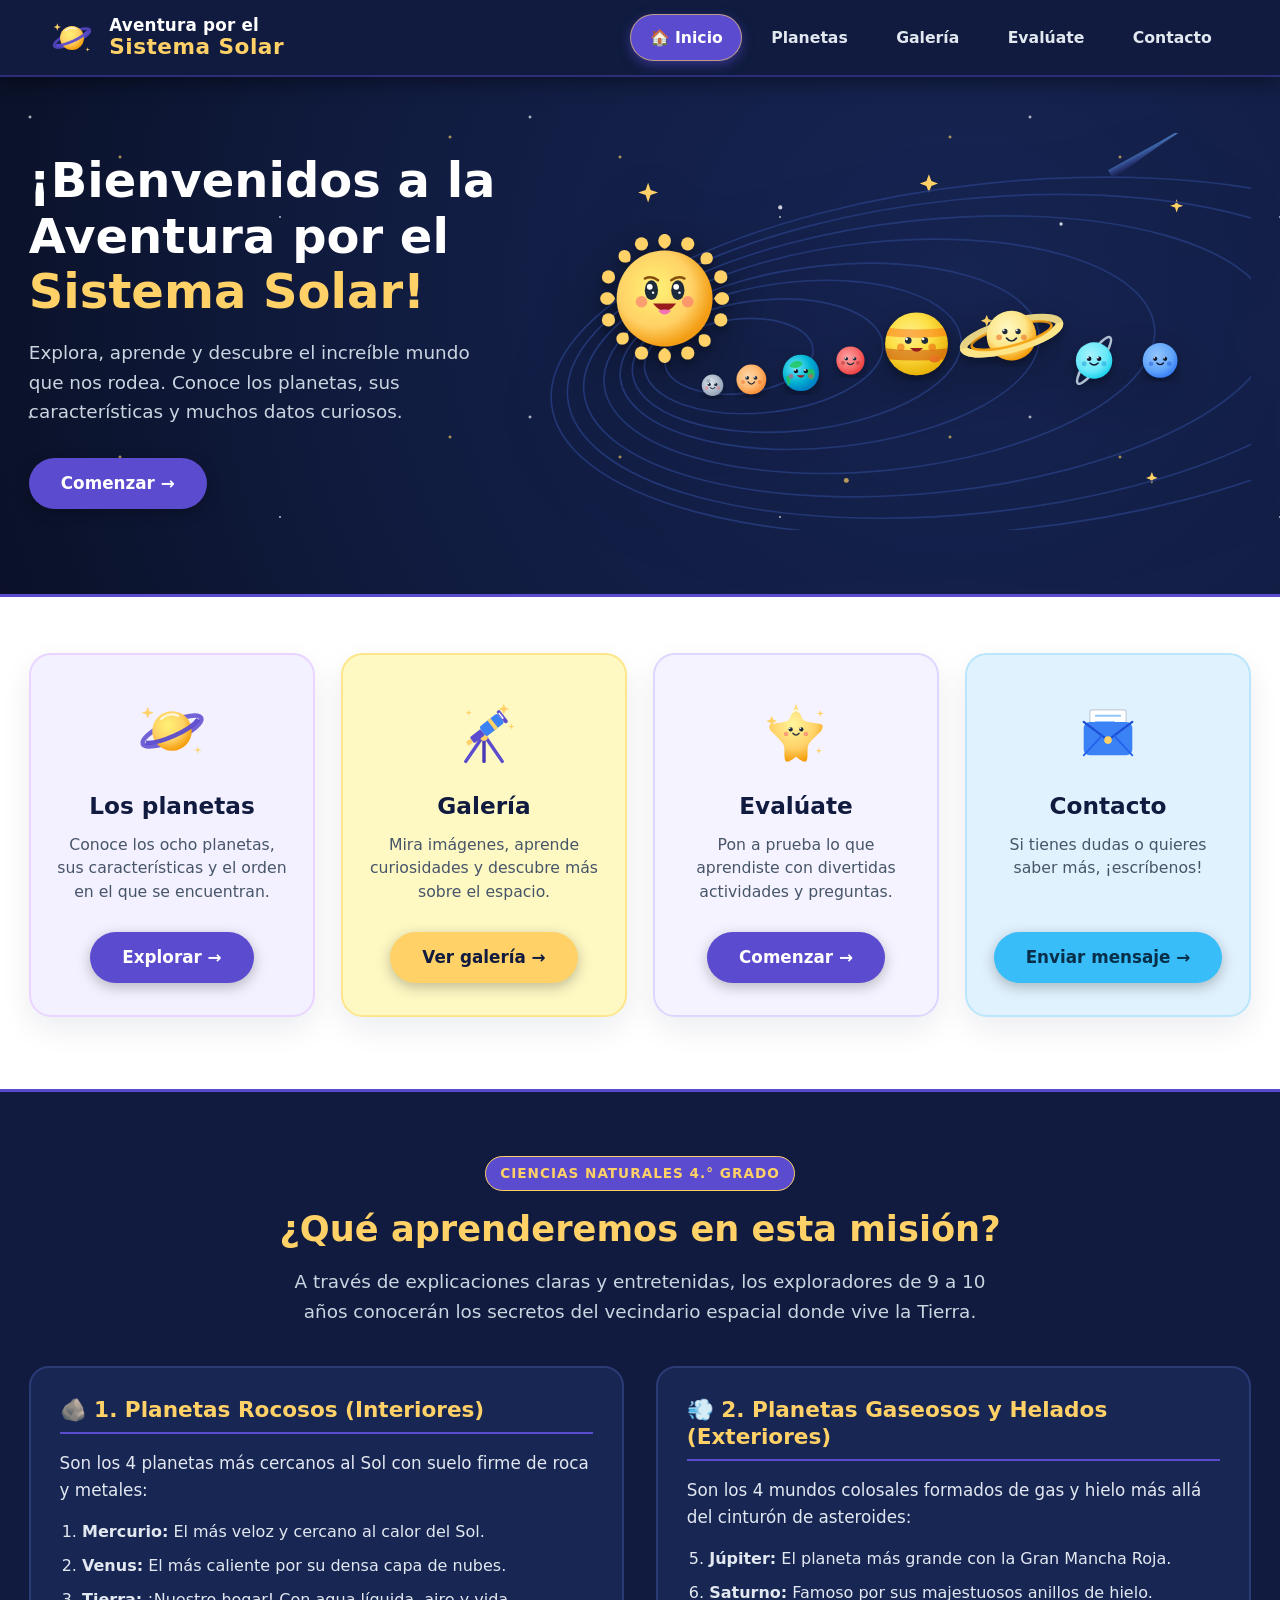
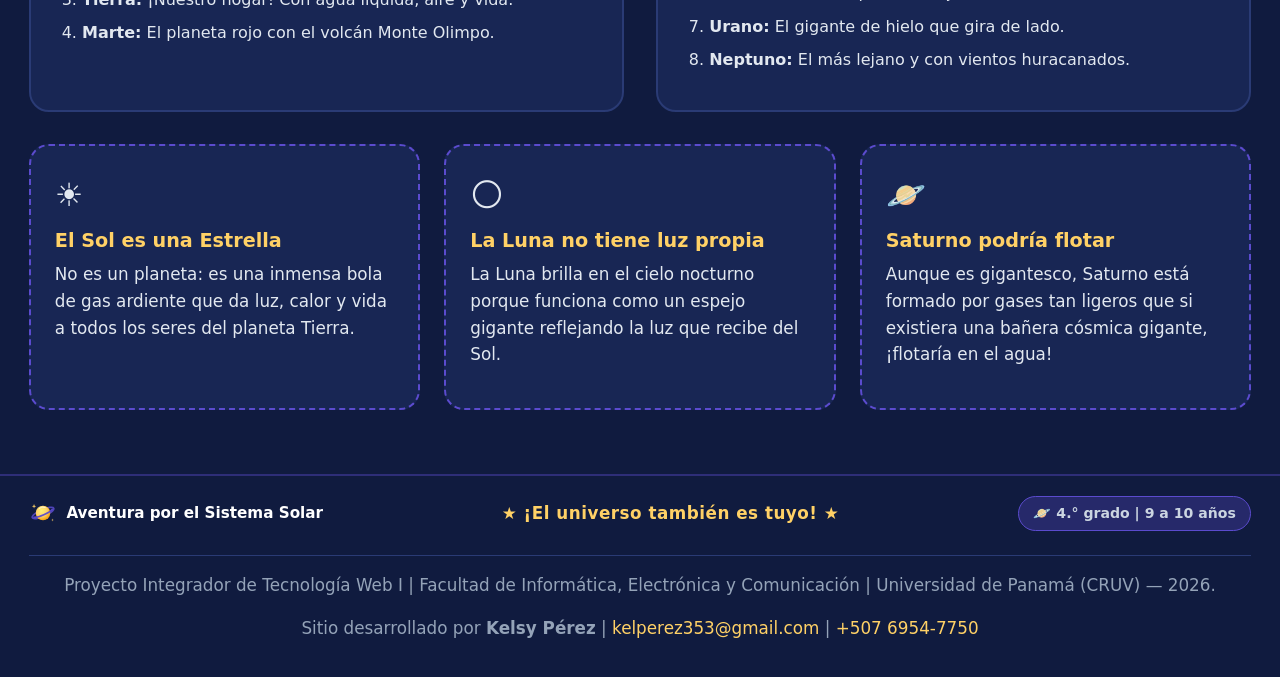
<file: index.html>
<!DOCTYPE html>
<html lang="es">
<head>
  <meta charset="UTF-8">
  <meta name="viewport" content="width=device-width, initial-scale=1.0">
  <meta name="description" content="Aventura por el Sistema Solar - Sitio web educativo de Ciencias Naturales para niños de cuarto grado (9 a 10 años).">
  <meta name="author" content="Kelsy Pérez">
  <title>Aventura por el Sistema Solar | Inicio</title>
  <link rel="stylesheet" href="css/style.css">
</head>
<body>

  <!-- ======================================================================
       ENCABEZADO Y BARRA DE NAVEGACIÓN
       ====================================================================== -->
  <header class="header-principal">
    <div class="contenedor-nav">
      <!-- Logotipo oficial -->
      <a href="index.html" class="logo-sitio" title="Inicio - Aventura por el Sistema Solar">
        <img src="img/icono-planeta.svg" alt="Icono del Sistema Solar con anillos" width="46" height="46">
        <div class="logo-texto">
          <span class="logo-subtitulo-blanco">Aventura por el</span>
          <span class="logo-titulo-amarillo">Sistema Solar</span>
        </div>
      </a>

      <!-- Menú de navegación idéntico al diseño de referencia -->
      <nav aria-label="Navegación principal">
        <ul class="menu-navegacion">
          <li><a href="index.html" class="active">🏠 Inicio</a></li>
          <li><a href="planetas.html">Planetas</a></li>
          <li><a href="galeria.html">Galería</a></li>
          <li><a href="evaluacion.html">Evalúate</a></li>
          <li><a href="contacto.html">Contacto</a></li>
        </ul>
      </nav>
    </div>
  </header>

  <!-- ======================================================================
       CONTENIDO PRINCIPAL
       ====================================================================== -->
  <main>

    <!-- HERO SECTION: BANNER ESPACIAL CON SOL Y PLANETAS SONRIENTES -->
    <section class="hero-landing-wrapper" aria-label="Bienvenida a la Aventura por el Sistema Solar">
      <div class="hero-landing-contenedor">
        
        <!-- Columna de texto principal -->
        <div class="hero-landing-texto">
          <h1>
            ¡Bienvenidos a la
            Aventura por el
            <span class="texto-amarillo">Sistema Solar!</span>
          </h1>
          <p>
            Explora, aprende y descubre el increíble mundo que nos rodea. 
            Conoce los planetas, sus características y muchos datos curiosos.
          </p>
          <a href="planetas.html" class="btn-pill btn-pill-morado">Comenzar →</a>
        </div>

        <!-- Columna de ilustración: Sol y los 8 planetas tiernos en órbita -->
        <div class="hero-landing-imagen">
          <img src="img/sistema-solar-banner.svg" alt="Ilustración del Sistema Solar con el Sol sonriente y los ocho planetas en órbita con cometa">
        </div>

      </div>
    </section>

    <!-- SECCIÓN DE LAS 4 TARJETAS CLARAS DE ACCESO RÁPIDO (EXACTAS AL DISEÑO) -->
    <section class="seccion-tarjetas-landing" aria-label="Secciones principales del sitio">
      <div class="contenedor-tarjetas-landing">
        <div class="grid-tarjetas-landing">

          <!-- TARJETA 1: LOS PLANETAS (LAVANDA / PÚRPURA) -->
          <article class="tarjeta-landing tarjeta-purpura">
            <div class="tarjeta-landing-icono">
              <img src="img/icono-planeta.svg" alt="Icono de planeta dorado con anillo morado">
            </div>
            <h3>Los planetas</h3>
            <p>Conoce los ocho planetas, sus características y el orden en el que se encuentran.</p>
            <a href="planetas.html" class="btn-pill btn-pill-morado">Explorar →</a>
          </article>

          <!-- TARJETA 2: GALERÍA (AMARILLA / CREMA) -->
          <article class="tarjeta-landing tarjeta-amarilla">
            <div class="tarjeta-landing-icono">
              <img src="img/icono-telescopio.svg" alt="Icono de telescopio azul y morado mirando las estrellas">
            </div>
            <h3>Galería</h3>
            <p>Mira imágenes, aprende curiosidades y descubre más sobre el espacio.</p>
            <a href="galeria.html" class="btn-pill btn-pill-amarillo">Ver galería →</a>
          </article>

          <!-- TARJETA 3: EVALÚATE (LAVANDA SUAVE) -->
          <article class="tarjeta-landing tarjeta-lavanda">
            <div class="tarjeta-landing-icono">
              <img src="img/icono-estrella.svg" alt="Icono de estrella dorada sonriente con destellos">
            </div>
            <h3>Evalúate</h3>
            <p>Pon a prueba lo que aprendiste con divertidas actividades y preguntas.</p>
            <a href="evaluacion.html" class="btn-pill btn-pill-morado">Comenzar →</a>
          </article>

          <!-- TARJETA 4: CONTACTO (CELESTE / AZUL) -->
          <article class="tarjeta-landing tarjeta-azul">
            <div class="tarjeta-landing-icono">
              <img src="img/icono-contacto.svg" alt="Icono de sobre azul con carta plegada">
            </div>
            <h3>Contacto</h3>
            <p>Si tienes dudas o quieres saber más, ¡escríbenos!</p>
            <a href="contacto.html" class="btn-pill btn-pill-azul">Enviar mensaje →</a>
          </article>

        </div>
      </div>
    </section>

    <!-- SECCIÓN DIDÁCTICA: CONTENIDOS CURRICULARES PARA 4.° GRADO -->
    <section class="seccion-curricular-landing" aria-labelledby="titulo-guia-escolar">
      <div class="contenedor-curricular">
        
        <div class="titulo-centrado">
          <span class="hero-etiqueta">Ciencias Naturales 4.° Grado</span>
          <h2 id="titulo-guia-escolar">¿Qué aprenderemos en esta misión?</h2>
          <p>
            A través de explicaciones claras y entretenidas, los exploradores de 9 a 10 años 
            conocerán los secretos del vecindario espacial donde vive la Tierra.
          </p>
        </div>

        <div class="comparador-bloque">
          <article class="columna-comparador">
            <h3>🪨 1. Planetas Rocosos (Interiores)</h3>
            <p>Son los 4 planetas más cercanos al Sol con suelo firme de roca y metales:</p>
            <ol>
              <li><strong>Mercurio:</strong> El más veloz y cercano al calor del Sol.</li>
              <li><strong>Venus:</strong> El más caliente por su densa capa de nubes.</li>
              <li><strong>Tierra:</strong> ¡Nuestro hogar! Con agua líquida, aire y vida.</li>
              <li><strong>Marte:</strong> El planeta rojo con el volcán Monte Olimpo.</li>
            </ol>
          </article>

          <article class="columna-comparador">
            <h3>💨 2. Planetas Gaseosos y Helados (Exteriores)</h3>
            <p>Son los 4 mundos colosales formados de gas y hielo más allá del cinturón de asteroides:</p>
            <ol start="5">
              <li><strong>Júpiter:</strong> El planeta más grande con la Gran Mancha Roja.</li>
              <li><strong>Saturno:</strong> Famoso por sus majestuosos anillos de hielo.</li>
              <li><strong>Urano:</strong> El gigante de hielo que gira de lado.</li>
              <li><strong>Neptuno:</strong> El más lejano y con vientos huracanados.</li>
            </ol>
          </article>
        </div>

        <!-- CURIOSIDADES ESPACIALES -->
        <div class="curiosidades-grid">
          <aside class="curiosidad-card">
            <div class="icono-curioso">☀️</div>
            <h4>El Sol es una Estrella</h4>
            <p>No es un planeta: es una inmensa bola de gas ardiente que da luz, calor y vida a todos los seres del planeta Tierra.</p>
          </aside>

          <aside class="curiosidad-card">
            <div class="icono-curioso">🌕</div>
            <h4>La Luna no tiene luz propia</h4>
            <p>La Luna brilla en el cielo nocturno porque funciona como un espejo gigante reflejando la luz que recibe del Sol.</p>
          </aside>

          <aside class="curiosidad-card">
            <div class="icono-curioso">🪐</div>
            <h4>Saturno podría flotar</h4>
            <p>Aunque es gigantesco, Saturno está formado por gases tan ligeros que si existiera una bañera cósmica gigante, ¡flotaría en el agua!</p>
          </aside>
        </div>

      </div>
    </section>

  </main>

  <!-- ======================================================================
       PIE DE PÁGINA (IDÉNTICO A LA BARRA INFERIOR DE LA REFERENCIA)
       ====================================================================== -->
  <footer class="footer-landing">
    <div class="footer-landing-barra">
      
      <!-- Izquierda: Logo y nombre del sitio -->
      <div class="footer-izq">
        <img src="img/icono-planeta.svg" alt="Saturno miniatura">
        <span>Aventura por el Sistema Solar</span>
      </div>

      <!-- Centro: Frase inspiradora con estrellas amarillas -->
      <div class="footer-centro">
        ★ ¡El universo también es tuyo! ★
      </div>

      <!-- Derecha: Insignia de grado y edad -->
      <div class="footer-der">
        <span>🪐 4.° grado | 9 a 10 años</span>
      </div>

    </div>

    <!-- Créditos institucionales requeridos por la cátedra -->
    <div class="footer-acreditacion">
      <p>
        Proyecto Integrador de Tecnología Web I | Facultad de Informática, Electrónica y Comunicación | Universidad de Panamá (CRUV) — 2026.
      </p>
      <p>
        Sitio desarrollado por <strong>Kelsy Pérez</strong> | <a href="mailto:kelperez353@gmail.com">kelperez353@gmail.com</a> | <a href="tel:+50769547750">+507 6954-7750</a>
      </p>
    </div>
  </footer>

</body>
</html>
</file>
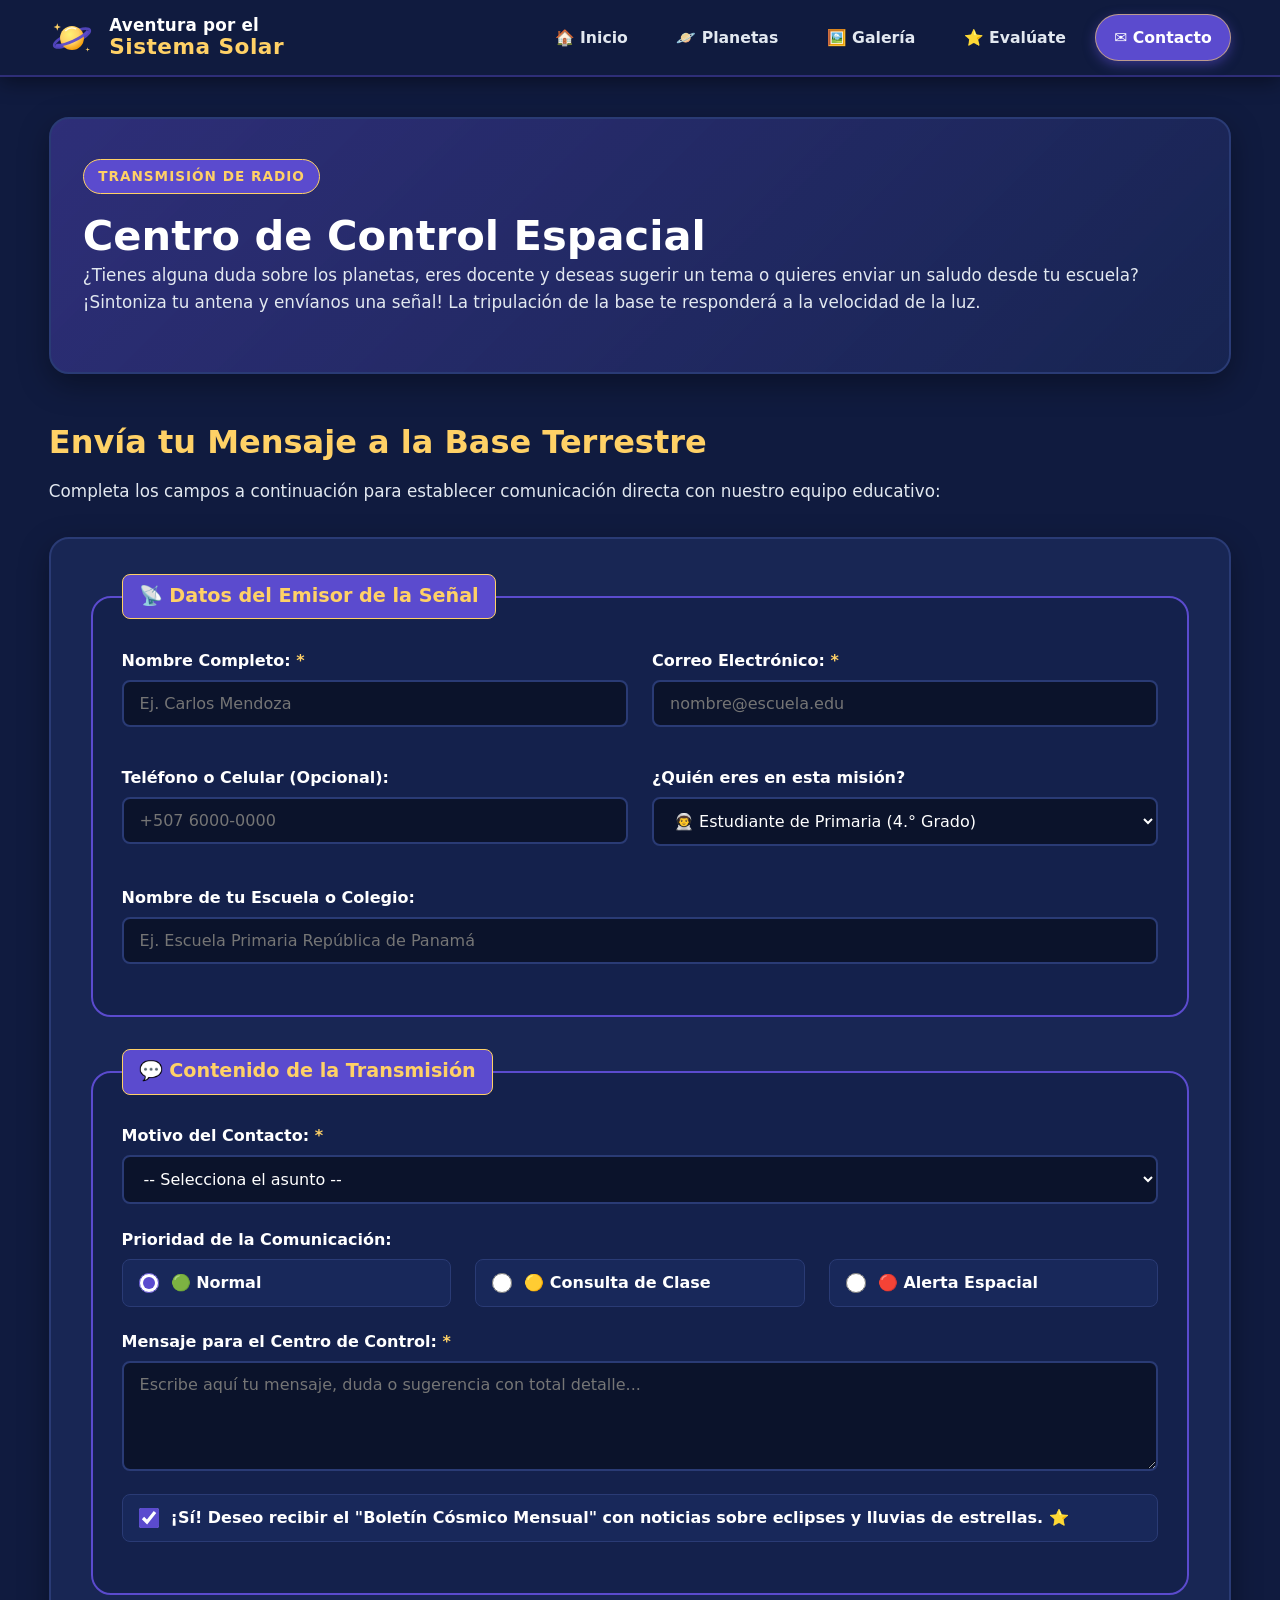
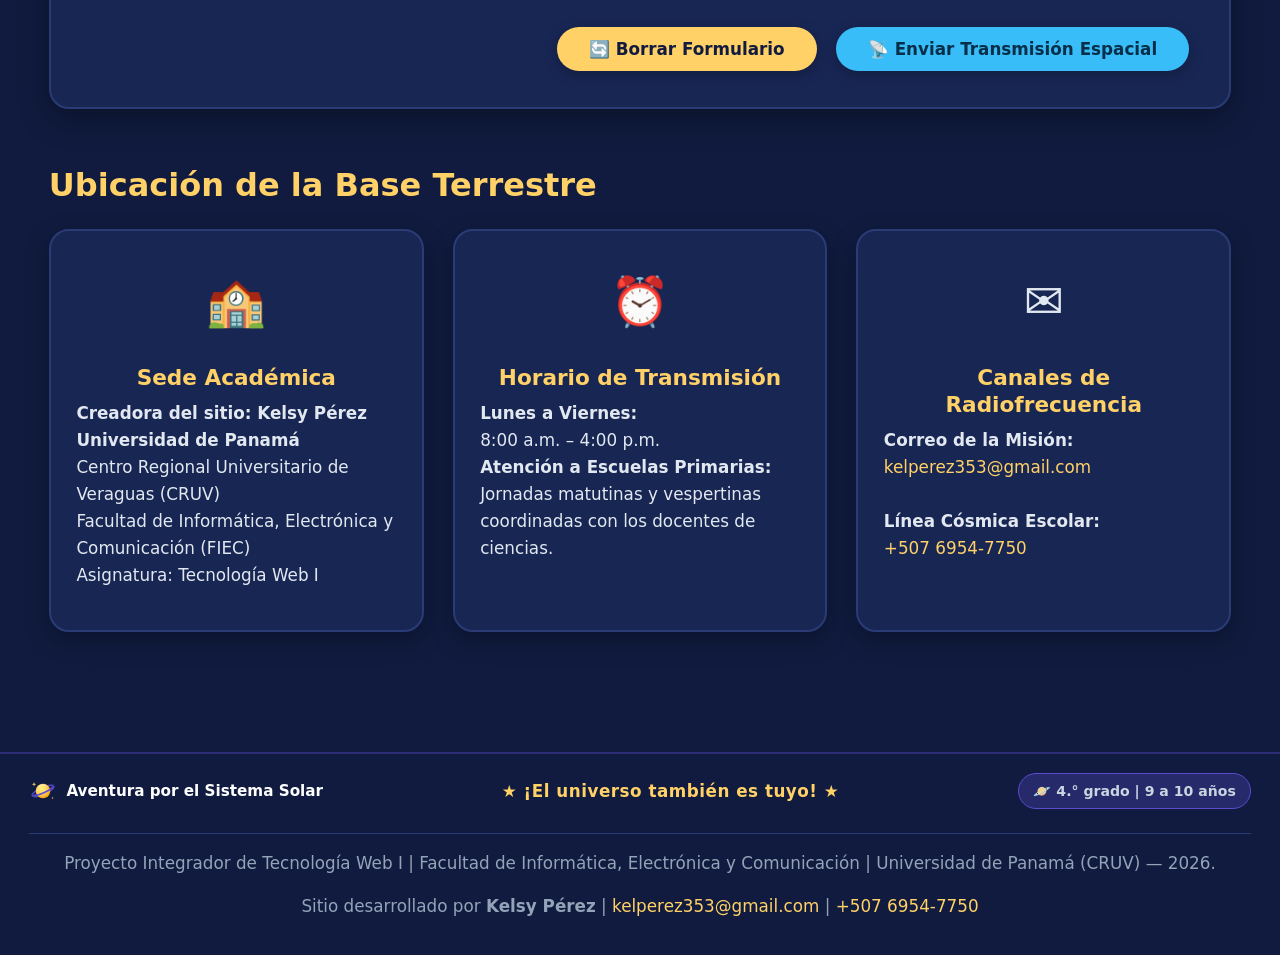
<file: contacto.html>
<!DOCTYPE html>
<html lang="es">
<head>
  <meta charset="UTF-8">
  <meta name="viewport" content="width=device-width, initial-scale=1.0">
  <meta name="description" content="Comunícate con el Centro de Control de la Aventura por el Sistema Solar. Formulario para estudiantes, docentes y padres de familia.">
  <meta name="author" content="Kelsy Pérez">
  <title>Aventura por el Sistema Solar | Contacto</title>
  <link rel="stylesheet" href="css/style.css">
</head>
<body>

  <!-- ======================================================================
       ENCABEZADO Y BARRA DE NAVEGACIÓN
       ====================================================================== -->
  <header class="header-principal">
    <div class="contenedor-nav">
      <a href="index.html" class="logo-sitio" title="Inicio - Aventura por el Sistema Solar">
        <img src="img/icono-planeta.svg" alt="Icono del Sistema Solar con anillos" width="46" height="46">
        <div class="logo-texto">
          <span class="logo-subtitulo-blanco">Aventura por el</span>
          <span class="logo-titulo-amarillo">Sistema Solar</span>
        </div>
      </a>

      <nav aria-label="Navegación principal">
        <ul class="menu-navegacion">
          <li><a href="index.html">🏠 Inicio</a></li>
          <li><a href="planetas.html">🪐 Planetas</a></li>
          <li><a href="galeria.html">🖼️ Galería</a></li>
          <li><a href="evaluacion.html">⭐ Evalúate</a></li>
          <li><a href="contacto.html" class="active">✉️ Contacto</a></li>
        </ul>
      </nav>
    </div>
  </header>

  <!-- ======================================================================
       CONTENIDO PRINCIPAL
       ====================================================================== -->
  <main class="main-contenido">

    <!-- HERO DE LA SECCIÓN -->
    <section class="hero-banner" aria-label="Introducción a la base de contacto">
      <div class="hero-texto">
        <span class="hero-etiqueta">Transmisión de Radio</span>
        <h1>Centro de Control Espacial</h1>
        <p>
          ¿Tienes alguna duda sobre los planetas, eres docente y deseas sugerir un tema 
          o quieres enviar un saludo desde tu escuela? ¡Sintoniza tu antena y envíanos una señal! 
          La tripulación de la base te responderá a la velocidad de la luz.
        </p>
      </div>
      <div class="hero-imagen">
        <img src="img/icono-contacto.svg" alt="Sobre con carta comunicándose con la base">
      </div>
    </section>

    <!-- FORMULARIO DE CONTACTO -->
    <section class="seccion-bloque" aria-labelledby="titulo-form-contacto">
      <h2 id="titulo-form-contacto">Envía tu Mensaje a la Base Terrestre</h2>
      <p>
        Completa los campos a continuación para establecer comunicación directa con nuestro equipo educativo:
      </p>

      <div class="formulario-contenedor">
        <form action="#" method="get" class="formulario-espacial" id="form-contacto" onsubmit="return false;">

          <!-- FIELDSET 1: IDENTIFICACIÓN DEL REMITENTE -->
          <fieldset>
            <legend>📡 Datos del Emisor de la Señal</legend>

            <div style="display: grid; grid-template-columns: repeat(auto-fit, minmax(260px, 1fr)); gap: 1.5rem;">
              <div class="campo-grupo">
                <label for="nombre-contacto">Nombre Completo: <span style="color: var(--color-amarillo);">*</span></label>
                <input type="text" id="nombre-contacto" name="nombre_contacto" class="input-control" placeholder="Ej. Carlos Mendoza" required>
              </div>

              <div class="campo-grupo">
                <label for="correo-contacto">Correo Electrónico: <span style="color: var(--color-amarillo);">*</span></label>
                <input type="email" id="correo-contacto" name="correo_contacto" class="input-control" placeholder="nombre@escuela.edu" required>
              </div>
            </div>

            <div style="display: grid; grid-template-columns: repeat(auto-fit, minmax(260px, 1fr)); gap: 1.5rem; margin-top: 1rem;">
              <div class="campo-grupo">
                <label for="telefono-contacto">Teléfono o Celular (Opcional):</label>
                <input type="tel" id="telefono-contacto" name="telefono_contacto" class="input-control" placeholder="+507 6000-0000">
              </div>

              <div class="campo-grupo">
                <label for="rol-contacto">¿Quién eres en esta misión?</label>
                <select id="rol-contacto" name="rol_contacto" class="select-control" required>
                  <option value="">-- Elige tu rol --</option>
                  <option value="estudiante" selected>👨‍🚀 Estudiante de Primaria (4.° Grado)</option>
                  <option value="docente">👩‍🏫 Docente / Maestro de Ciencias</option>
                  <option value="padre">👨‍👧 Padre o Madre de Familia</option>
                  <option value="aficionado">🔭 Entusiasta de la Astronomía</option>
                  <option value="otro">🛸 Otro explorador espacial</option>
                </select>
              </div>
            </div>

            <div class="campo-grupo" style="margin-top: 1rem;">
              <label for="escuela-contacto">Nombre de tu Escuela o Colegio:</label>
              <input type="text" id="escuela-contacto" name="escuela_contacto" class="input-control" placeholder="Ej. Escuela Primaria República de Panamá">
            </div>
          </fieldset>

          <!-- FIELDSET 2: DETALLES DEL MENSAJE -->
          <fieldset>
            <legend>💬 Contenido de la Transmisión</legend>

            <div class="campo-grupo">
              <label for="asunto-contacto">Motivo del Contacto: <span style="color: var(--color-amarillo);">*</span></label>
              <select id="asunto-contacto" name="asunto_contacto" class="select-control" required>
                <option value="">-- Selecciona el asunto --</option>
                <option value="pregunta_planeta">Pregunta o duda sobre un planeta</option>
                <option value="pregunta_luna">Duda sobre las fases de la Luna</option>
                <option value="sugerencia_profesor">Sugerencia pedagógica para la clase</option>
                <option value="felicitacion">Felicitación al equipo de la misión</option>
                <option value="reporte">Reportar un error técnico en el sitio web</option>
                <option value="otro">Otro motivo</option>
              </select>
            </div>

            <div class="campo-grupo">
              <label>Prioridad de la Comunicación:</label>
              <div style="display: flex; gap: 1.5rem; flex-wrap: wrap;">
                <label class="opcion-label" style="flex: 1 1 180px;">
                  <input type="radio" name="prioridad" value="normal" checked>
                  <span>🟢 Normal</span>
                </label>
                <label class="opcion-label" style="flex: 1 1 180px;">
                  <input type="radio" name="prioridad" value="media">
                  <span>🟡 Consulta de Clase</span>
                </label>
                <label class="opcion-label" style="flex: 1 1 180px;">
                  <input type="radio" name="prioridad" value="urgente">
                  <span>🔴 Alerta Espacial</span>
                </label>
              </div>
            </div>

            <div class="campo-grupo" style="margin-top: 1rem;">
              <label for="mensaje-contacto">Mensaje para el Centro de Control: <span style="color: var(--color-amarillo);">*</span></label>
              <textarea id="mensaje-contacto" name="mensaje_contacto" class="textarea-control" placeholder="Escribe aquí tu mensaje, duda o sugerencia con total detalle..." required></textarea>
            </div>

            <div class="campo-grupo">
              <label class="opcion-label">
                <input type="checkbox" name="suscripcion_boletin" value="si" checked>
                <span>¡Sí! Deseo recibir el "Boletín Cósmico Mensual" con noticias sobre eclipses y lluvias de estrellas. ⭐</span>
              </label>
            </div>
          </fieldset>

          <!-- BOTONES DE ACCIÓN -->
          <div class="acciones-formulario">
            <button type="reset" class="btn-pill btn-pill-amarillo">🔄 Borrar Formulario</button>
            <button type="submit" class="btn-pill btn-pill-azul">📡 Enviar Transmisión Espacial</button>
          </div>

        </form>
      </div>
    </section>

    <!-- INFORMACIÓN INSTITUCIONAL DE CONTACTO Y HORARIOS -->
    <section class="seccion-bloque" aria-labelledby="titulo-info-base">
      <h2 id="titulo-info-base">Ubicación de la Base Terrestre</h2>
      
      <div class="grid-tarjetas">
        <article class="tarjeta">
          <div class="tarjeta-icono">
            <span style="font-size: 3rem;">🏫</span>
          </div>
          <h3>Sede Académica</h3>
          <p>
            <strong>Creadora del sitio: Kelsy Pérez</strong><br>
            <strong>Universidad de Panamá</strong><br>
            Centro Regional Universitario de Veraguas (CRUV)<br>
            Facultad de Informática, Electrónica y Comunicación (FIEC)<br>
            Asignatura: Tecnología Web I
          </p>
        </article>

        <article class="tarjeta">
          <div class="tarjeta-icono">
            <span style="font-size: 3rem;">⏰</span>
          </div>
          <h3>Horario de Transmisión</h3>
          <p>
            <strong>Lunes a Viernes:</strong><br>
            8:00 a.m. – 4:00 p.m.<br>
            <strong>Atención a Escuelas Primarias:</strong><br>
            Jornadas matutinas y vespertinas coordinadas con los docentes de ciencias.
          </p>
        </article>

        <article class="tarjeta">
          <div class="tarjeta-icono">
            <span style="font-size: 3rem;">✉️</span>
          </div>
          <h3>Canales de Radiofrecuencia</h3>
          <p>
            <strong>Correo de la Misión:</strong><br>
            <a href="mailto:kelperez353@gmail.com">kelperez353@gmail.com</a><br><br>
            <strong>Línea Cósmica Escolar:</strong><br>
            <a href="tel:+50769547750">+507 6954-7750</a>
          </p>
        </article>
      </div>
    </section>

  </main>

  <!-- ======================================================================
       PIE DE PÁGINA
       ====================================================================== -->
  <footer class="footer-landing">
    <div class="footer-landing-barra">
      <div class="footer-izq">
        <img src="img/icono-planeta.svg" alt="Saturno miniatura">
        <span>Aventura por el Sistema Solar</span>
      </div>
      <div class="footer-centro">
        ★ ¡El universo también es tuyo! ★
      </div>
      <div class="footer-der">
        <span>🪐 4.° grado | 9 a 10 años</span>
      </div>
    </div>
    <div class="footer-acreditacion">
      <p>
        Proyecto Integrador de Tecnología Web I | Facultad de Informática, Electrónica y Comunicación | Universidad de Panamá (CRUV) — 2026.
      </p>
      <p>
        Sitio desarrollado por <strong>Kelsy Pérez</strong> | <a href="mailto:kelperez353@gmail.com">kelperez353@gmail.com</a> | <a href="tel:+50769547750">+507 6954-7750</a>
      </p>
    </div>
  </footer>

</body>
</html>
</file>
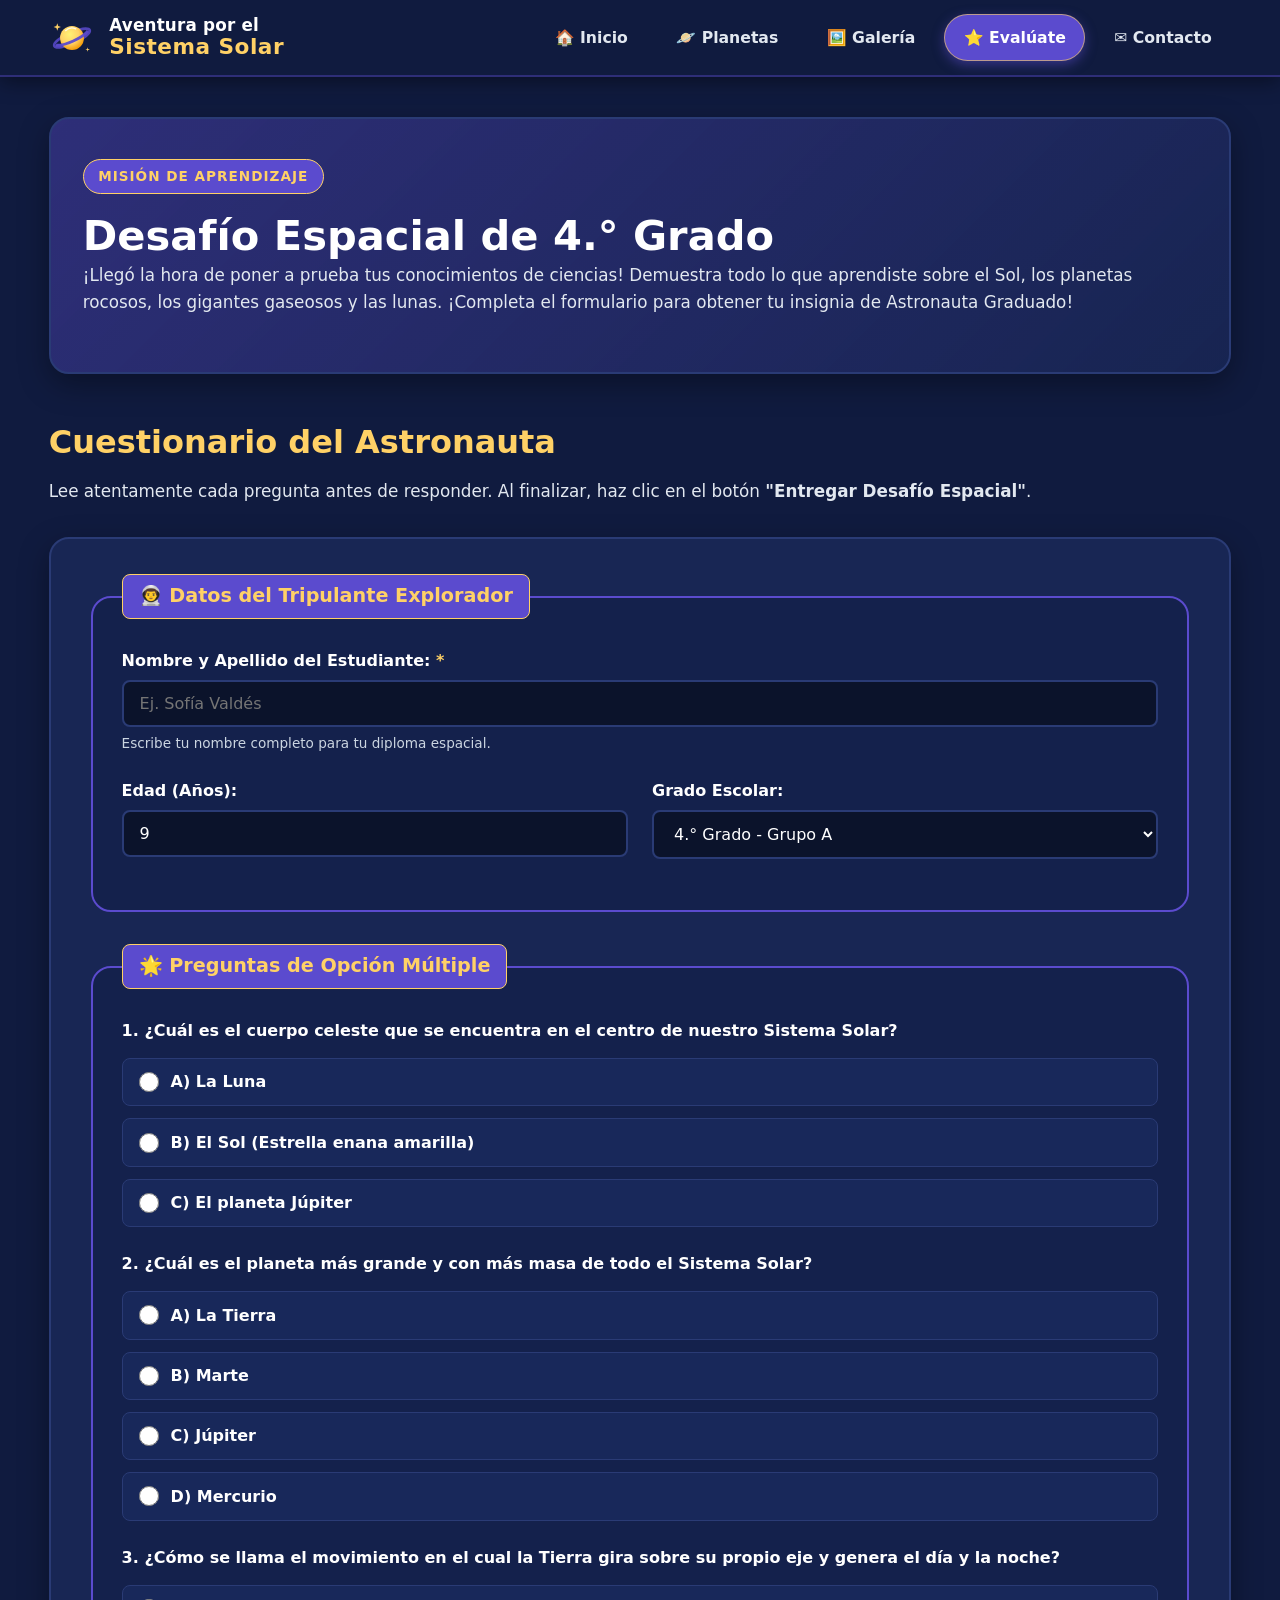
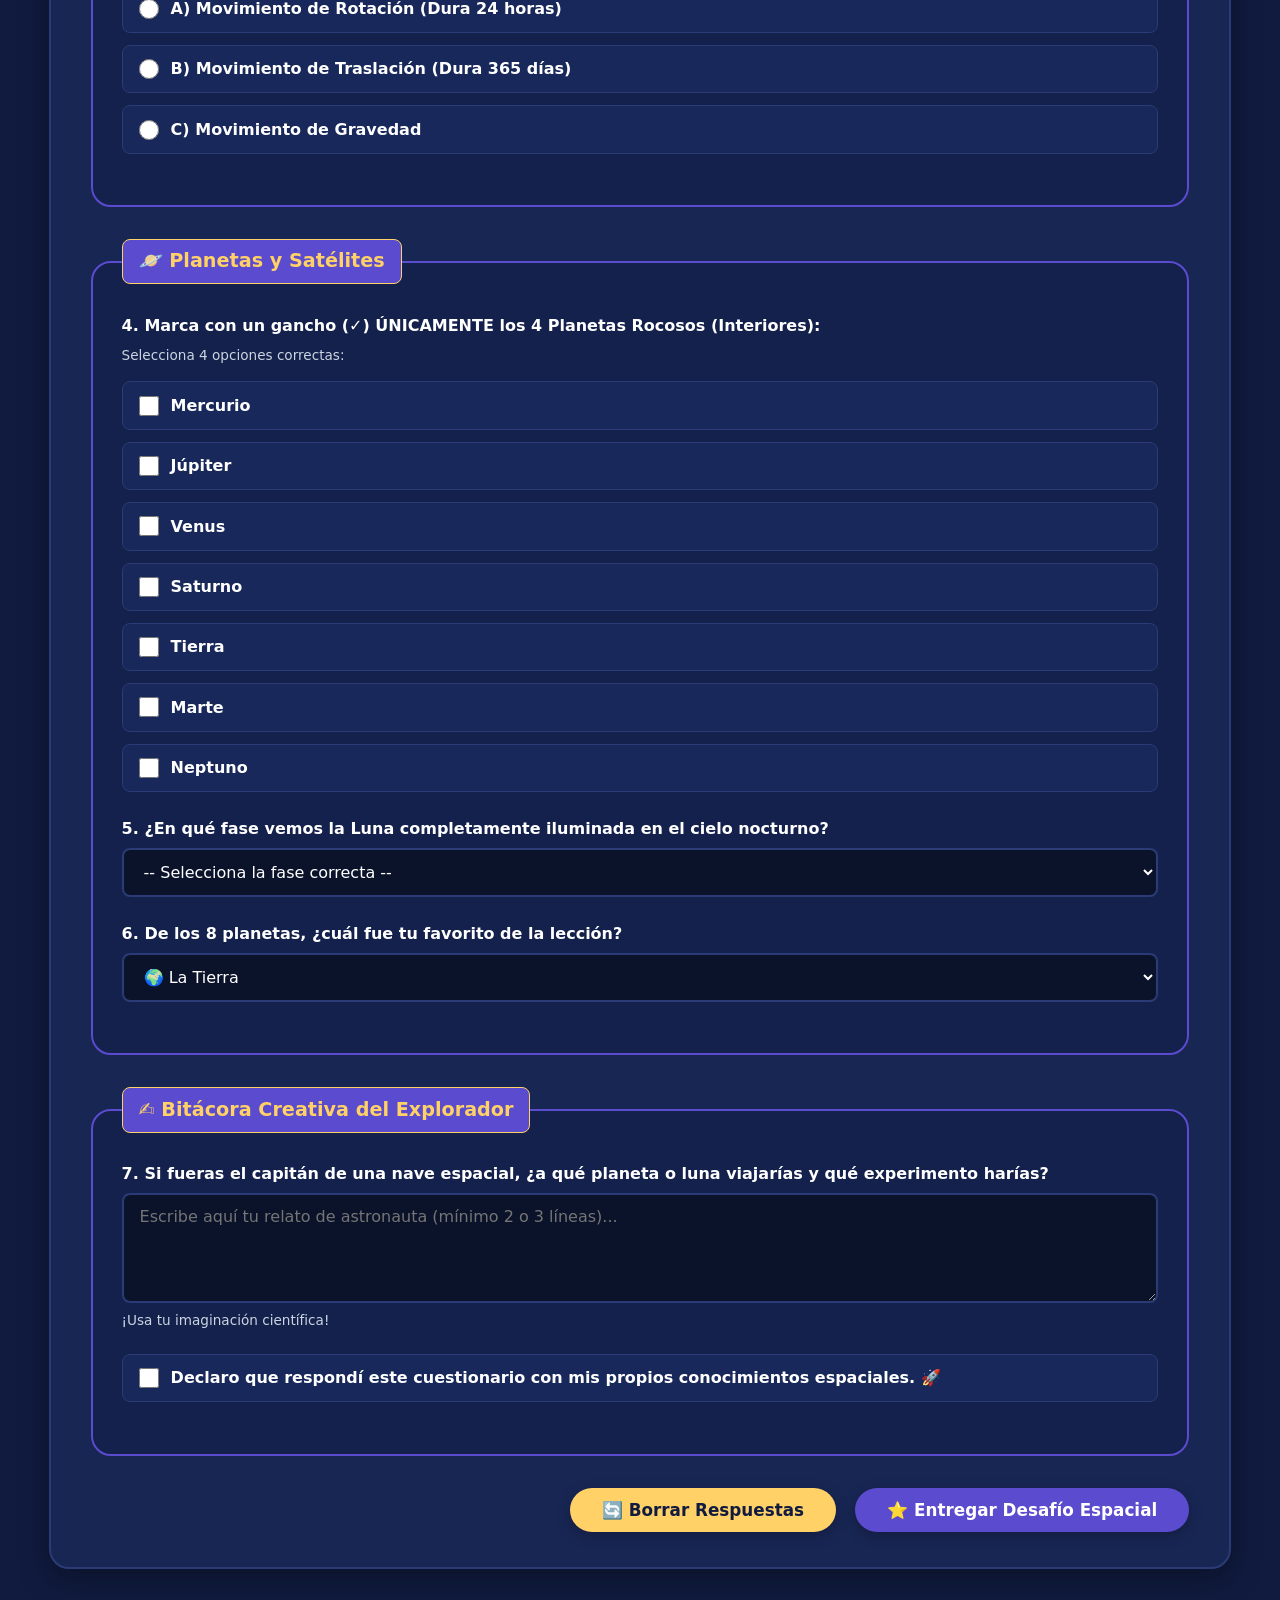
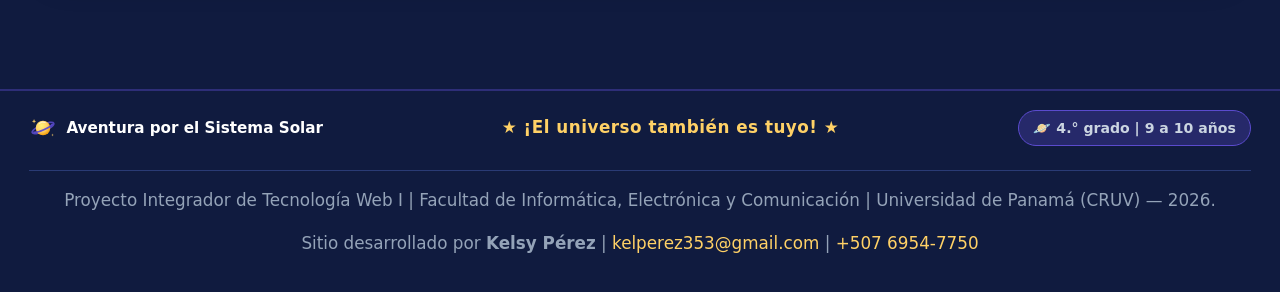
<file: evaluacion.html>
<!DOCTYPE html>
<html lang="es">
<head>
  <meta charset="UTF-8">
  <meta name="viewport" content="width=device-width, initial-scale=1.0">
  <meta name="description" content="Desafío y Cuestionario Espacial de Ciencias Naturales para estudiantes de cuarto grado. Demuestra lo aprendido sobre el Sistema Solar.">
  <meta name="author" content="Kelsy Pérez">
  <title>Aventura por el Sistema Solar | Evalúate</title>
  <link rel="stylesheet" href="css/style.css">
</head>
<body>

  <!-- ======================================================================
       ENCABEZADO Y BARRA DE NAVEGACIÓN
       ====================================================================== -->
  <header class="header-principal">
    <div class="contenedor-nav">
      <a href="index.html" class="logo-sitio" title="Inicio - Aventura por el Sistema Solar">
        <img src="img/icono-planeta.svg" alt="Icono del Sistema Solar con anillos" width="46" height="46">
        <div class="logo-texto">
          <span class="logo-subtitulo-blanco">Aventura por el</span>
          <span class="logo-titulo-amarillo">Sistema Solar</span>
        </div>
      </a>

      <nav aria-label="Navegación principal">
        <ul class="menu-navegacion">
          <li><a href="index.html">🏠 Inicio</a></li>
          <li><a href="planetas.html">🪐 Planetas</a></li>
          <li><a href="galeria.html">🖼️ Galería</a></li>
          <li><a href="evaluacion.html" class="active">⭐ Evalúate</a></li>
          <li><a href="contacto.html">✉️ Contacto</a></li>
        </ul>
      </nav>
    </div>
  </header>

  <!-- ======================================================================
       CONTENIDO PRINCIPAL
       ====================================================================== -->
  <main class="main-contenido">

    <!-- HERO DE LA SECCIÓN -->
    <section class="hero-banner" aria-label="Introducción a la evaluación">
      <div class="hero-texto">
        <span class="hero-etiqueta">Misión de Aprendizaje</span>
        <h1>Desafío Espacial de 4.° Grado</h1>
        <p>
          ¡Llegó la hora de poner a prueba tus conocimientos de ciencias! 
          Demuestra todo lo que aprendiste sobre el Sol, los planetas rocosos, los gigantes gaseosos y las lunas. 
          ¡Completa el formulario para obtener tu insignia de Astronauta Graduado!
        </p>
      </div>
      <div class="hero-imagen">
        <img src="img/icono-estrella.svg" alt="Estrella sonriente motivando al estudiante">
      </div>
    </section>

    <!-- FORMULARIO DE EVALUACIÓN DE CONTENIDOS -->
    <section class="seccion-bloque" aria-labelledby="titulo-formulario-evaluacion">
      <h2 id="titulo-formulario-evaluacion">Cuestionario del Astronauta</h2>
      <p>
        Lee atentamente cada pregunta antes de responder. Al finalizar, haz clic en el botón 
        <strong>"Entregar Desafío Espacial"</strong>.
      </p>

      <div class="formulario-contenedor">
        <form action="#" method="get" class="formulario-espacial" id="form-evaluacion" onsubmit="return false;">

          <!-- FIELDSET 1: DATOS DEL CADETE ESPACIAL -->
          <fieldset>
            <legend>👨‍🚀 Datos del Tripulante Explorador</legend>

            <div class="campo-grupo">
              <label for="nombre-estudiante">Nombre y Apellido del Estudiante: <span style="color: var(--color-amarillo);">*</span></label>
              <input type="text" id="nombre-estudiante" name="nombre_estudiante" class="input-control" placeholder="Ej. Sofía Valdés" required>
              <span class="ayuda-campo">Escribe tu nombre completo para tu diploma espacial.</span>
            </div>

            <div style="display: grid; grid-template-columns: repeat(auto-fit, minmax(220px, 1fr)); gap: 1.5rem;">
              <div class="campo-grupo">
                <label for="edad-estudiante">Edad (Años):</label>
                <input type="number" id="edad-estudiante" name="edad_estudiante" class="input-control" min="7" max="14" value="9" required>
              </div>

              <div class="campo-grupo">
                <label for="grupo-escolar">Grado Escolar:</label>
                <select id="grupo-escolar" name="grupo_escolar" class="select-control" required>
                  <option value="">-- Selecciona tu salón --</option>
                  <option value="4A" selected>4.° Grado - Grupo A</option>
                  <option value="4B">4.° Grado - Grupo B</option>
                  <option value="4C">4.° Grado - Grupo C</option>
                  <option value="otro">Otro grado / Invitado</option>
                </select>
              </div>
            </div>
          </fieldset>

          <!-- FIELDSET 2: PREGUNTAS DE CONOCIMIENTO (RADIO BUTTONS) -->
          <fieldset>
            <legend>🌟 Preguntas de Opción Múltiple</legend>

            <!-- PREGUNTA 1 -->
            <div class="campo-grupo">
              <label>1. ¿Cuál es el cuerpo celeste que se encuentra en el centro de nuestro Sistema Solar?</label>
              <div class="grupo-opciones">
                <label class="opcion-label">
                  <input type="radio" name="pregunta_1" value="luna" required>
                  <span>A) La Luna</span>
                </label>
                <label class="opcion-label">
                  <input type="radio" name="pregunta_1" value="sol">
                  <span>B) El Sol (Estrella enana amarilla)</span>
                </label>
                <label class="opcion-label">
                  <input type="radio" name="pregunta_1" value="jupiter">
                  <span>C) El planeta Júpiter</span>
                </label>
              </div>
            </div>

            <!-- PREGUNTA 2 -->
            <div class="campo-grupo" style="margin-top: 1.5rem;">
              <label>2. ¿Cuál es el planeta más grande y con más masa de todo el Sistema Solar?</label>
              <div class="grupo-opciones">
                <label class="opcion-label">
                  <input type="radio" name="pregunta_2" value="tierra" required>
                  <span>A) La Tierra</span>
                </label>
                <label class="opcion-label">
                  <input type="radio" name="pregunta_2" value="marte">
                  <span>B) Marte</span>
                </label>
                <label class="opcion-label">
                  <input type="radio" name="pregunta_2" value="jupiter">
                  <span>C) Júpiter</span>
                </label>
                <label class="opcion-label">
                  <input type="radio" name="pregunta_2" value="mercurio">
                  <span>D) Mercurio</span>
                </label>
              </div>
            </div>

            <!-- PREGUNTA 3 -->
            <div class="campo-grupo" style="margin-top: 1.5rem;">
              <label>3. ¿Cómo se llama el movimiento en el cual la Tierra gira sobre su propio eje y genera el día y la noche?</label>
              <div class="grupo-opciones">
                <label class="opcion-label">
                  <input type="radio" name="pregunta_3" value="rotacion" required>
                  <span>A) Movimiento de Rotación (Dura 24 horas)</span>
                </label>
                <label class="opcion-label">
                  <input type="radio" name="pregunta_3" value="traslacion">
                  <span>B) Movimiento de Traslación (Dura 365 días)</span>
                </label>
                <label class="opcion-label">
                  <input type="radio" name="pregunta_3" value="gravedad">
                  <span>C) Movimiento de Gravedad</span>
                </label>
              </div>
            </div>

          </fieldset>

          <!-- FIELDSET 3: PREGUNTAS CON CHECKBOXES Y SELECTORES -->
          <fieldset>
            <legend>🪐 Planetas y Satélites</legend>

            <!-- PREGUNTA 4: CHECKBOXES -->
            <div class="campo-grupo">
              <label>4. Marca con un gancho (✓) ÚNICAMENTE los <strong>4 Planetas Rocosos</strong> (Interiores):</label>
              <span class="ayuda-campo">Selecciona 4 opciones correctas:</span>
              <div class="grupo-opciones">
                <label class="opcion-label">
                  <input type="checkbox" name="rocosos[]" value="mercurio">
                  <span>Mercurio</span>
                </label>
                <label class="opcion-label">
                  <input type="checkbox" name="rocosos[]" value="jupiter">
                  <span>Júpiter</span>
                </label>
                <label class="opcion-label">
                  <input type="checkbox" name="rocosos[]" value="venus">
                  <span>Venus</span>
                </label>
                <label class="opcion-label">
                  <input type="checkbox" name="rocosos[]" value="saturno">
                  <span>Saturno</span>
                </label>
                <label class="opcion-label">
                  <input type="checkbox" name="rocosos[]" value="tierra">
                  <span>Tierra</span>
                </label>
                <label class="opcion-label">
                  <input type="checkbox" name="rocosos[]" value="marte">
                  <span>Marte</span>
                </label>
                <label class="opcion-label">
                  <input type="checkbox" name="rocosos[]" value="neptuno">
                  <span>Neptuno</span>
                </label>
              </div>
            </div>

            <!-- PREGUNTA 5: SELECT -->
            <div class="campo-grupo" style="margin-top: 1.5rem;">
              <label for="luna-fase">5. ¿En qué fase vemos la Luna completamente iluminada en el cielo nocturno?</label>
              <select id="luna-fase" name="luna_fase" class="select-control" required>
                <option value="">-- Selecciona la fase correcta --</option>
                <option value="nueva">Luna Nueva (No se ve)</option>
                <option value="creciente">Cuarto Creciente (Forma de letra D)</option>
                <option value="llena">Luna Llena (Disco brillante completo)</option>
                <option value="menguante">Cuarto Menguante (Forma de letra C)</option>
              </select>
            </div>

            <!-- PREGUNTA 6: PLANETA FAVORITO -->
            <div class="campo-grupo" style="margin-top: 1.5rem;">
              <label for="planeta-favorito">6. De los 8 planetas, ¿cuál fue tu favorito de la lección?</label>
              <select id="planeta-favorito" name="planeta_favorito" class="select-control">
                <option value="tierra">🌍 La Tierra</option>
                <option value="saturno">🪐 Saturno y sus anillos</option>
                <option value="marte">🔴 Marte el planeta rojo</option>
                <option value="jupiter">🌀 Júpiter el gigante</option>
                <option value="urano">❄️ Urano el planeta inclinado</option>
                <option value="neptuno">💨 Neptuno el mundo de tormentas</option>
                <option value="mercurio">☄️ Mercurio el veloz</option>
                <option value="venus">🔥 Venus el más caliente</option>
              </select>
            </div>

          </fieldset>

          <!-- FIELDSET 4: RESPUESTA ABIERTA Y CALIFICACIÓN -->
          <fieldset>
            <legend>✍️ Bitácora Creativa del Explorador</legend>

            <div class="campo-grupo">
              <label for="bitacora-mision">7. Si fueras el capitán de una nave espacial, ¿a qué planeta o luna viajarías y qué experimento harías?</label>
              <textarea id="bitacora-mision" name="bitacora_mision" class="textarea-control" placeholder="Escribe aquí tu relato de astronauta (mínimo 2 o 3 líneas)..." required></textarea>
              <span class="ayuda-campo">¡Usa tu imaginación científica!</span>
            </div>

            <div class="campo-grupo" style="margin-top: 1rem;">
              <label class="opcion-label">
                <input type="checkbox" name="declaracion_honestidad" value="si" required>
                <span>Declaro que respondí este cuestionario con mis propios conocimientos espaciales. 🚀</span>
              </label>
            </div>
          </fieldset>

          <!-- BOTONES DE ACCIÓN -->
          <div class="acciones-formulario">
            <button type="reset" class="btn-pill btn-pill-amarillo">🔄 Borrar Respuestas</button>
            <button type="submit" class="btn-pill btn-pill-morado">⭐ Entregar Desafío Espacial</button>
          </div>

        </form>
      </div>
    </section>

  </main>

  <!-- ======================================================================
       PIE DE PÁGINA
       ====================================================================== -->
  <footer class="footer-landing">
    <div class="footer-landing-barra">
      <div class="footer-izq">
        <img src="img/icono-planeta.svg" alt="Saturno miniatura">
        <span>Aventura por el Sistema Solar</span>
      </div>
      <div class="footer-centro">
        ★ ¡El universo también es tuyo! ★
      </div>
      <div class="footer-der">
        <span>🪐 4.° grado | 9 a 10 años</span>
      </div>
    </div>
    <div class="footer-acreditacion">
      <p>
        Proyecto Integrador de Tecnología Web I | Facultad de Informática, Electrónica y Comunicación | Universidad de Panamá (CRUV) — 2026.
      </p>
      <p>
        Sitio desarrollado por <strong>Kelsy Pérez</strong> | <a href="mailto:kelperez353@gmail.com">kelperez353@gmail.com</a> | <a href="tel:+50769547750">+507 6954-7750</a>
      </p>
    </div>
  </footer>

</body>
</html>
</file>
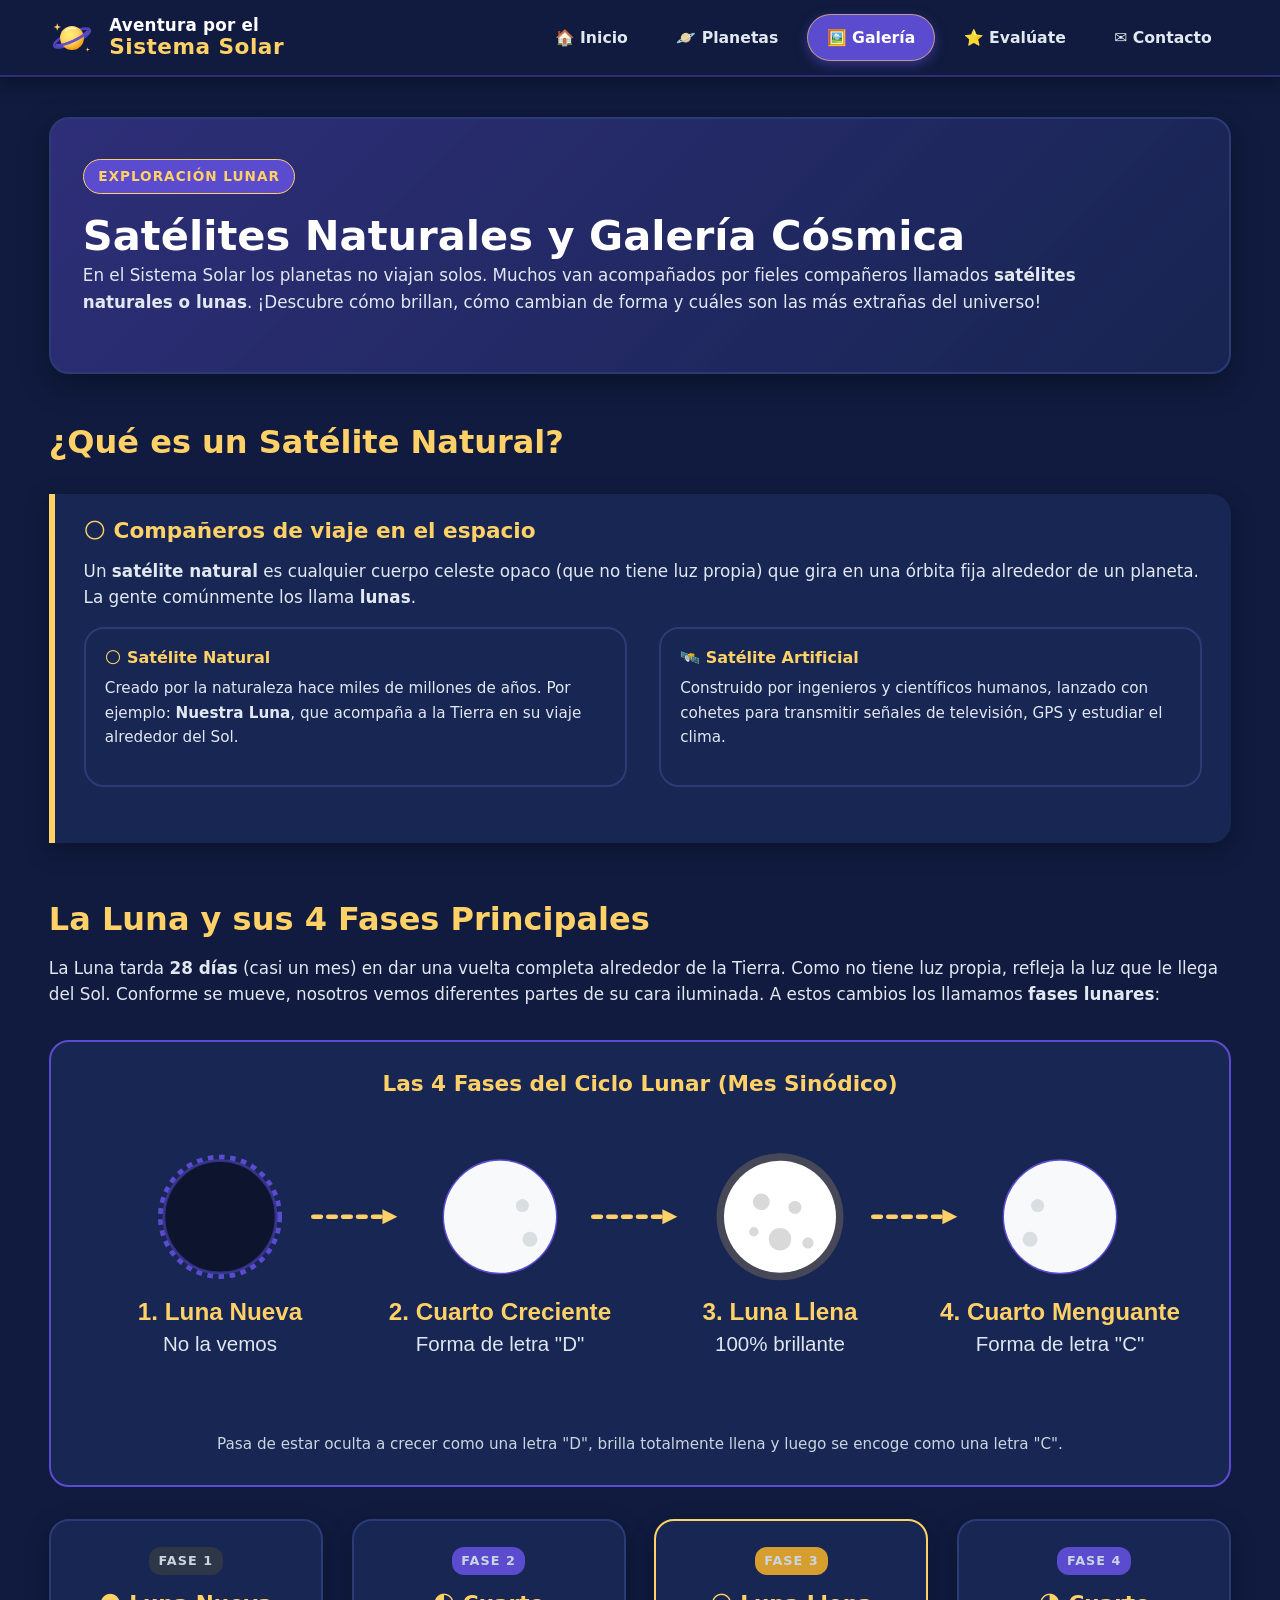
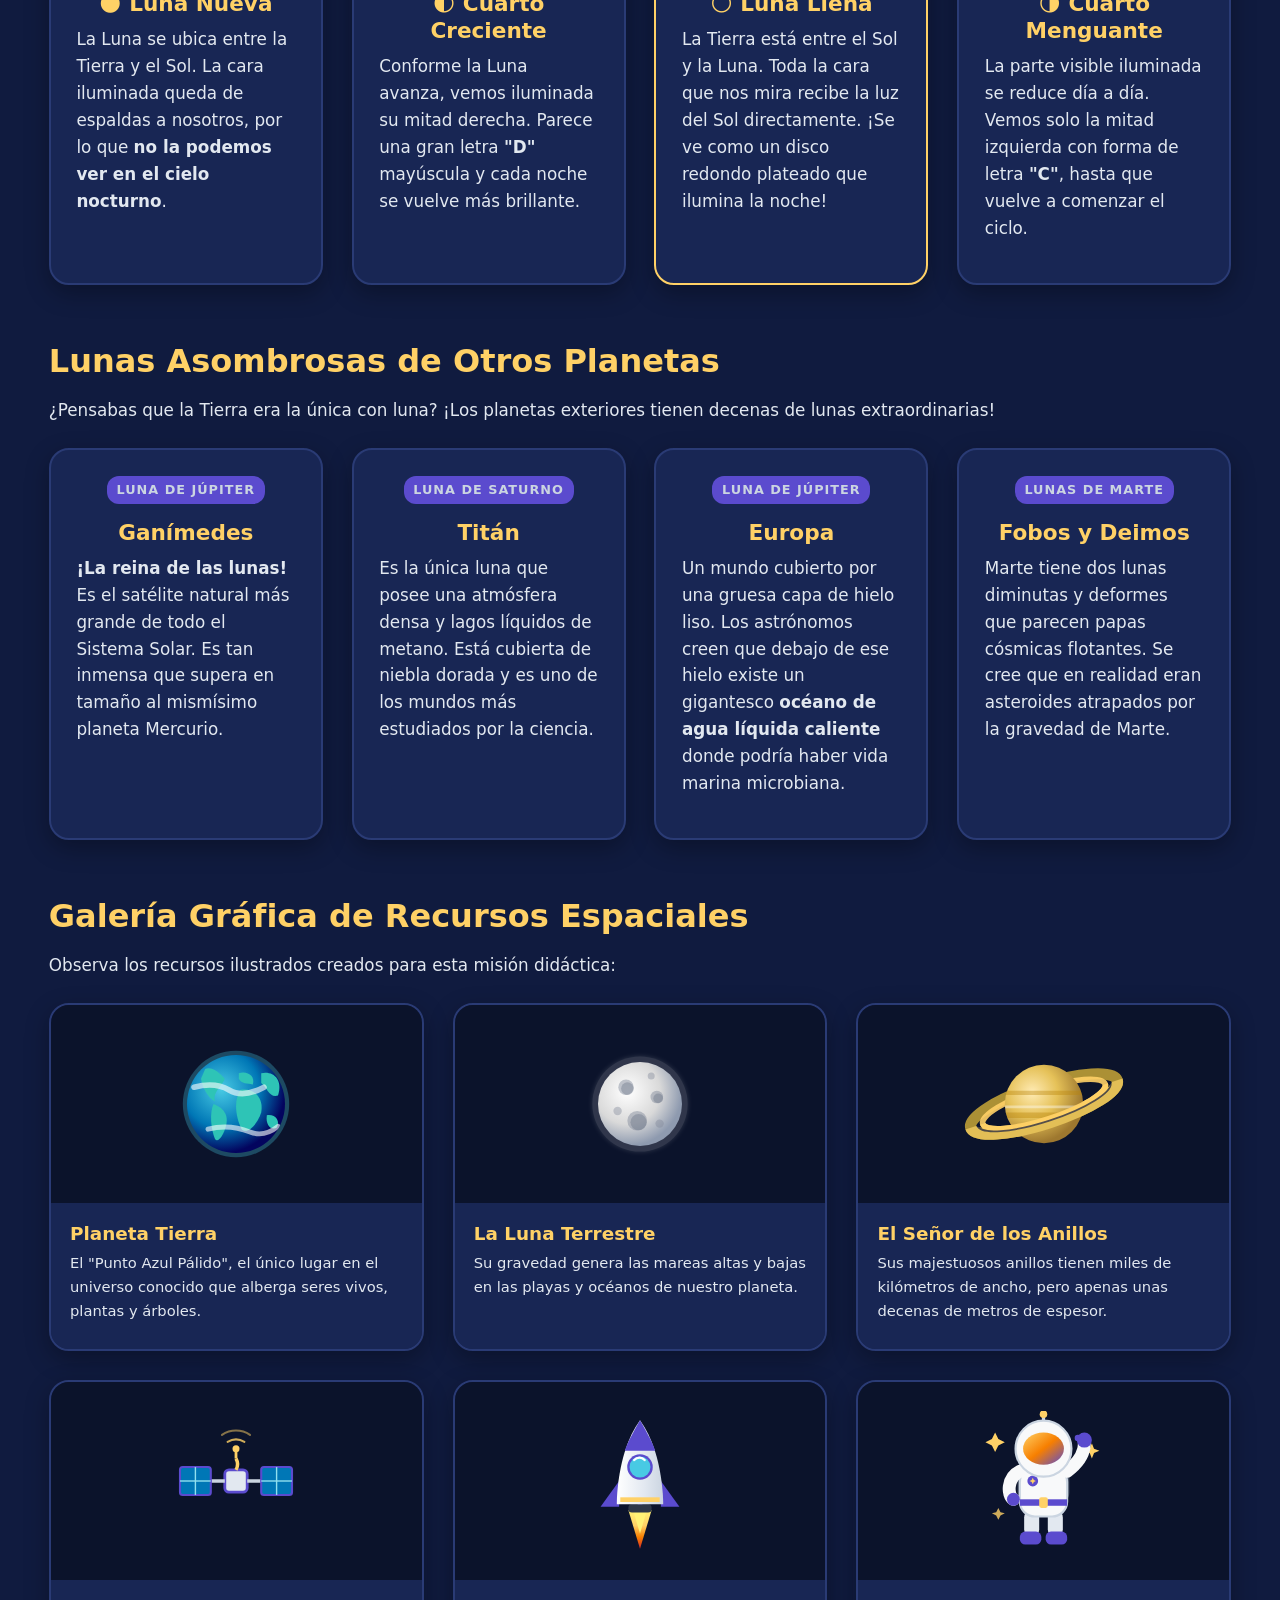
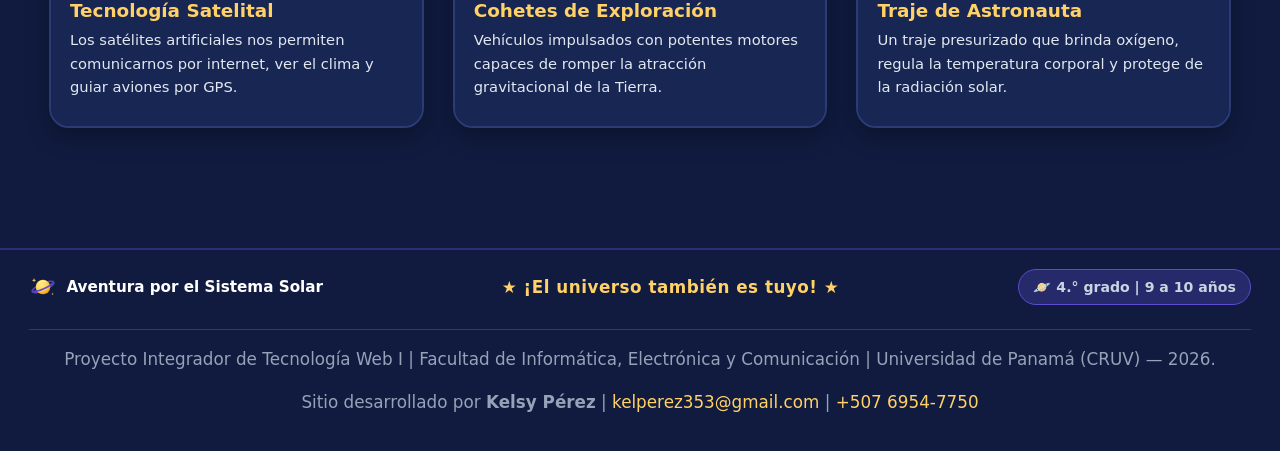
<file: galeria.html>
<!DOCTYPE html>
<html lang="es">
<head>
  <meta charset="UTF-8">
  <meta name="viewport" content="width=device-width, initial-scale=1.0">
  <meta name="description" content="Aprende sobre los satélites naturales, las fases de la Luna y explora nuestra galería cósmica para niños de cuarto grado.">
  <meta name="author" content="Kelsy Pérez">
  <title>Aventura por el Sistema Solar | Galería</title>
  <link rel="stylesheet" href="css/style.css">
</head>
<body>

  <!-- ======================================================================
       ENCABEZADO Y BARRA DE NAVEGACIÓN
       ====================================================================== -->
  <header class="header-principal">
    <div class="contenedor-nav">
      <a href="index.html" class="logo-sitio" title="Inicio - Aventura por el Sistema Solar">
        <img src="img/icono-planeta.svg" alt="Icono del Sistema Solar con anillos" width="46" height="46">
        <div class="logo-texto">
          <span class="logo-subtitulo-blanco">Aventura por el</span>
          <span class="logo-titulo-amarillo">Sistema Solar</span>
        </div>
      </a>

      <nav aria-label="Navegación principal">
        <ul class="menu-navegacion">
          <li><a href="index.html">🏠 Inicio</a></li>
          <li><a href="planetas.html">🪐 Planetas</a></li>
          <li><a href="galeria.html" class="active">🖼️ Galería</a></li>
          <li><a href="evaluacion.html">⭐ Evalúate</a></li>
          <li><a href="contacto.html">✉️ Contacto</a></li>
        </ul>
      </nav>
    </div>
  </header>

  <!-- ======================================================================
       CONTENIDO PRINCIPAL
       ====================================================================== -->
  <main class="main-contenido">

    <!-- HERO DE LA SECCIÓN -->
    <section class="hero-banner" aria-label="Introducción a los satélites naturales">
      <div class="hero-texto">
        <span class="hero-etiqueta">Exploración Lunar</span>
        <h1>Satélites Naturales y Galería Cósmica</h1>
        <p>
          En el Sistema Solar los planetas no viajan solos. Muchos van acompañados 
          por fieles compañeros llamados <strong>satélites naturales o lunas</strong>. 
          ¡Descubre cómo brillan, cómo cambian de forma y cuáles son las más extrañas del universo!
        </p>
      </div>
      <div class="hero-imagen">
        <img src="img/luna.svg" alt="Ilustración brillante de la Luna con sus cráteres">
      </div>
    </section>

    <!-- SECCIÓN: ¿QUÉ ES UN SATÉLITE NATURAL? -->
    <section class="seccion-bloque" aria-labelledby="titulo-satelites-concepto">
      <h2 id="titulo-satelites-concepto">¿Qué es un Satélite Natural?</h2>
      <article class="caja-didactica">
        <h3>🌕 Compañeros de viaje en el espacio</h3>
        <p>
          Un <strong>satélite natural</strong> es cualquier cuerpo celeste opaco (que no tiene luz propia) 
          que gira en una órbita fija alrededor de un planeta. La gente comúnmente los llama <strong>lunas</strong>.
        </p>
        <div class="comparador-bloque" style="margin-top: 1rem;">
          <div class="columna-comparador" style="padding: 1.2rem;">
            <h4 style="color: #FFD166; margin-bottom: 0.5rem;">🌕 Satélite Natural</h4>
            <p style="font-size: 0.95rem;">
              Creado por la naturaleza hace miles de millones de años. Por ejemplo: <strong>Nuestra Luna</strong>, 
              que acompaña a la Tierra en su viaje alrededor del Sol.
            </p>
          </div>
          <div class="columna-comparador" style="padding: 1.2rem;">
            <h4 style="color: #FFD166; margin-bottom: 0.5rem;">🛰️ Satélite Artificial</h4>
            <p style="font-size: 0.95rem;">
              Construido por ingenieros y científicos humanos, lanzado con cohetes para transmitir señales de televisión, 
              GPS y estudiar el clima.
            </p>
          </div>
        </div>
      </article>
    </section>

    <!-- SECCIÓN: NUESTRA LUNA Y SUS 4 FASES -->
    <section class="seccion-bloque" aria-labelledby="titulo-fases">
      <h2 id="titulo-fases">La Luna y sus 4 Fases Principales</h2>
      <p>
        La Luna tarda <strong>28 días</strong> (casi un mes) en dar una vuelta completa alrededor de la Tierra. 
        Como no tiene luz propia, refleja la luz que le llega del Sol. Conforme se mueve, nosotros vemos diferentes 
        partes de su cara iluminada. A estos cambios los llamamos <strong>fases lunares</strong>:
      </p>

      <!-- INFOGRAFÍA DE FASES LUNARES -->
      <figure class="banner-fases">
        <h3>Las 4 Fases del Ciclo Lunar (Mes Sinódico)</h3>
        <img src="img/fases-luna.svg" alt="Infografía didáctica mostrando las cuatro fases: Luna Nueva, Cuarto Creciente, Luna Llena y Cuarto Menguante">
        <figcaption style="margin-top: 1.2rem; color: #CBD5E1; font-size: 0.95rem;">
          Pasa de estar oculta a crecer como una letra "D", brilla totalmente llena y luego se encoge como una letra "C".
        </figcaption>
      </figure>

      <div class="grid-tarjetas">
        <article class="tarjeta">
          <span class="tarjeta-tipo" style="background-color: #2D3748;">Fase 1</span>
          <h3>🌑 Luna Nueva</h3>
          <p>
            La Luna se ubica entre la Tierra y el Sol. La cara iluminada queda de espaldas a nosotros, por lo que 
            <strong>no la podemos ver en el cielo nocturno</strong>.
          </p>
        </article>

        <article class="tarjeta">
          <span class="tarjeta-tipo" style="background-color: var(--color-morado);">Fase 2</span>
          <h3>🌓 Cuarto Creciente</h3>
          <p>
            Conforme la Luna avanza, vemos iluminada su mitad derecha. Parece una gran letra <strong>"D"</strong> mayúscula 
            y cada noche se vuelve más brillante.
          </p>
        </article>

        <article class="tarjeta" style="border-color: #FFD166;">
          <span class="tarjeta-tipo" style="background-color: #D69E2E;">Fase 3</span>
          <h3>🌕 Luna Llena</h3>
          <p>
            La Tierra está entre el Sol y la Luna. Toda la cara que nos mira recibe la luz del Sol directamente. 
            ¡Se ve como un disco redondo plateado que ilumina la noche!
          </p>
        </article>

        <article class="tarjeta">
          <span class="tarjeta-tipo" style="background-color: var(--color-morado);">Fase 4</span>
          <h3>🌗 Cuarto Menguante</h3>
          <p>
            La parte visible iluminada se reduce día a día. Vemos solo la mitad izquierda con forma de letra 
            <strong>"C"</strong>, hasta que vuelve a comenzar el ciclo.
          </p>
        </article>
      </div>
    </section>

    <!-- SECCIÓN: LUNAS ASOMBROSAS DEL SISTEMA SOLAR -->
    <section class="seccion-bloque" aria-labelledby="titulo-otras-lunas">
      <h2 id="titulo-otras-lunas">Lunas Asombrosas de Otros Planetas</h2>
      <p>
        ¿Pensabas que la Tierra era la única con luna? ¡Los planetas exteriores tienen decenas de lunas extraordinarias!
      </p>

      <div class="grid-tarjetas">
        <article class="tarjeta">
          <span class="tarjeta-tipo">Luna de Júpiter</span>
          <h3>Ganímedes</h3>
          <p>
            <strong>¡La reina de las lunas!</strong> Es el satélite natural más grande de todo el Sistema Solar. 
            Es tan inmensa que supera en tamaño al mismísimo planeta Mercurio.
          </p>
        </article>

        <article class="tarjeta">
          <span class="tarjeta-tipo">Luna de Saturno</span>
          <h3>Titán</h3>
          <p>
            Es la única luna que posee una atmósfera densa y lagos líquidos de metano. Está cubierta de niebla dorada 
            y es uno de los mundos más estudiados por la ciencia.
          </p>
        </article>

        <article class="tarjeta">
          <span class="tarjeta-tipo">Luna de Júpiter</span>
          <h3>Europa</h3>
          <p>
            Un mundo cubierto por una gruesa capa de hielo liso. Los astrónomos creen que debajo de ese hielo existe 
            un gigantesco <strong>océano de agua líquida caliente</strong> donde podría haber vida marina microbiana.
          </p>
        </article>

        <article class="tarjeta">
          <span class="tarjeta-tipo">Lunas de Marte</span>
          <h3>Fobos y Deimos</h3>
          <p>
            Marte tiene dos lunas diminutas y deformes que parecen papas cósmicas flotantes. Se cree que en realidad 
            eran asteroides atrapados por la gravedad de Marte.
          </p>
        </article>
      </div>
    </section>

    <!-- SECCIÓN: GALERÍA MULTIMEDIA ESPACIAL -->
    <section class="seccion-bloque" aria-labelledby="titulo-galeria">
      <h2 id="titulo-galeria">Galería Gráfica de Recursos Espaciales</h2>
      <p>
        Observa los recursos ilustrados creados para esta misión didáctica:
      </p>

      <div class="galeria-grid">
        
        <div class="galeria-item">
          <figure>
            <div class="galeria-img-contenedor">
              <img src="img/tierra.svg" alt="Ilustración del Planeta Tierra visto desde el espacio">
            </div>
            <figcaption>
              <h4>Planeta Tierra</h4>
              <p>El "Punto Azul Pálido", el único lugar en el universo conocido que alberga seres vivos, plantas y árboles.</p>
            </figcaption>
          </figure>
        </div>

        <div class="galeria-item">
          <figure>
            <div class="galeria-img-contenedor">
              <img src="img/luna.svg" alt="Ilustración de la Luna y sus cráteres">
            </div>
            <figcaption>
              <h4>La Luna Terrestre</h4>
              <p>Su gravedad genera las mareas altas y bajas en las playas y océanos de nuestro planeta.</p>
            </figcaption>
          </figure>
        </div>

        <div class="galeria-item">
          <figure>
            <div class="galeria-img-contenedor">
              <img src="img/saturno.svg" alt="Ilustración del planeta Saturno con sus anillos dorados">
            </div>
            <figcaption>
              <h4>El Señor de los Anillos</h4>
              <p>Sus majestuosos anillos tienen miles de kilómetros de ancho, pero apenas unas decenas de metros de espesor.</p>
            </figcaption>
          </figure>
        </div>

        <div class="galeria-item">
          <figure>
            <div class="galeria-img-contenedor">
              <img src="img/satelite.svg" alt="Ilustración de un satélite artificial en órbita terrestre con paneles solares">
            </div>
            <figcaption>
              <h4>Tecnología Satelital</h4>
              <p>Los satélites artificiales nos permiten comunicarnos por internet, ver el clima y guiar aviones por GPS.</p>
            </figcaption>
          </figure>
        </div>

        <div class="galeria-item">
          <figure>
            <div class="galeria-img-contenedor">
              <img src="img/cohete.svg" alt="Ilustración de un cohete espacial despegando">
            </div>
            <figcaption>
              <h4>Cohetes de Exploración</h4>
              <p>Vehículos impulsados con potentes motores capaces de romper la atracción gravitacional de la Tierra.</p>
            </figcaption>
          </figure>
        </div>

        <div class="galeria-item">
          <figure>
            <div class="galeria-img-contenedor">
              <img src="img/astronauta.svg" alt="Ilustración de un astronauta infantil con traje espacial">
            </div>
            <figcaption>
              <h4>Traje de Astronauta</h4>
              <p>Un traje presurizado que brinda oxígeno, regula la temperatura corporal y protege de la radiación solar.</p>
            </figcaption>
          </figure>
        </div>

      </div>
    </section>

  </main>

  <!-- ======================================================================
       PIE DE PÁGINA
       ====================================================================== -->
  <footer class="footer-landing">
    <div class="footer-landing-barra">
      <div class="footer-izq">
        <img src="img/icono-planeta.svg" alt="Saturno miniatura">
        <span>Aventura por el Sistema Solar</span>
      </div>
      <div class="footer-centro">
        ★ ¡El universo también es tuyo! ★
      </div>
      <div class="footer-der">
        <span>🪐 4.° grado | 9 a 10 años</span>
      </div>
    </div>
    <div class="footer-acreditacion">
      <p>
        Proyecto Integrador de Tecnología Web I | Facultad de Informática, Electrónica y Comunicación | Universidad de Panamá (CRUV) — 2026.
      </p>
      <p>
        Sitio desarrollado por <strong>Kelsy Pérez</strong> | <a href="mailto:kelperez353@gmail.com">kelperez353@gmail.com</a> | <a href="tel:+50769547750">+507 6954-7750</a>
      </p>
    </div>
  </footer>

</body>
</html>
</file>
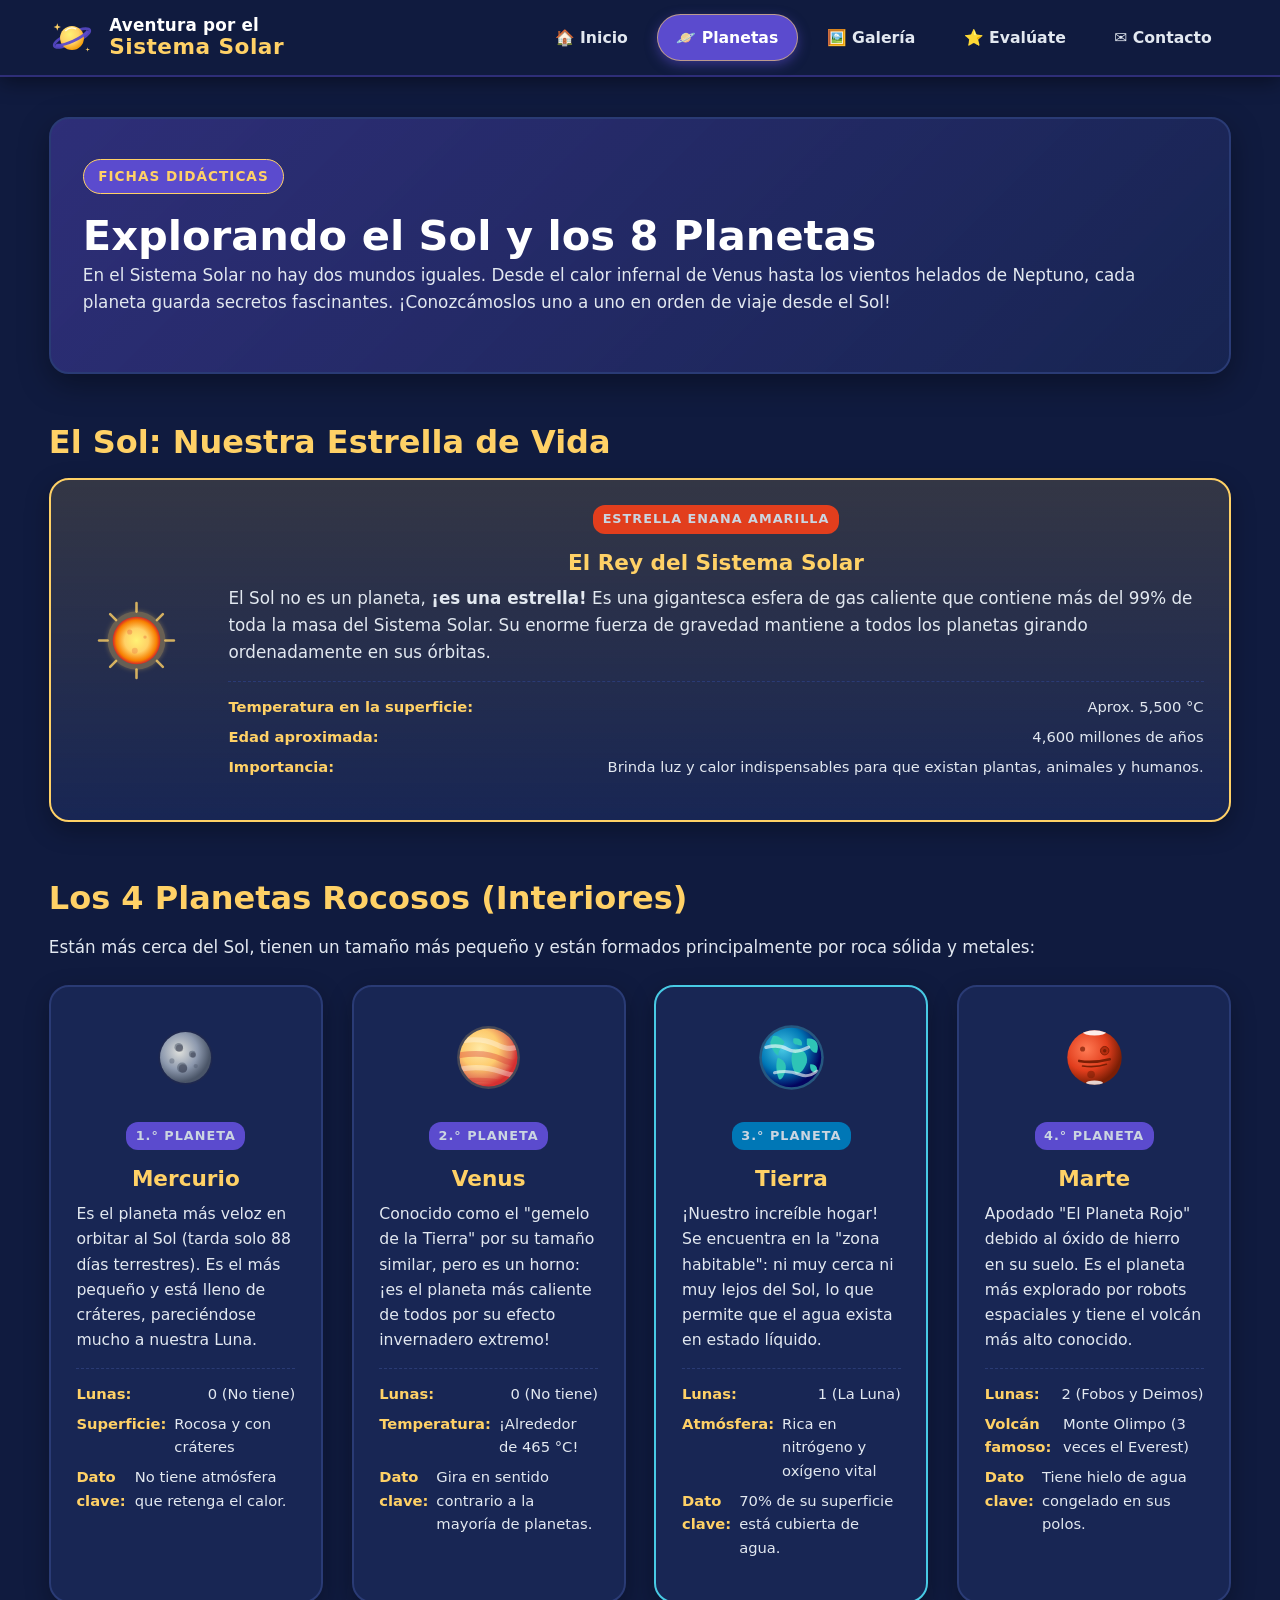
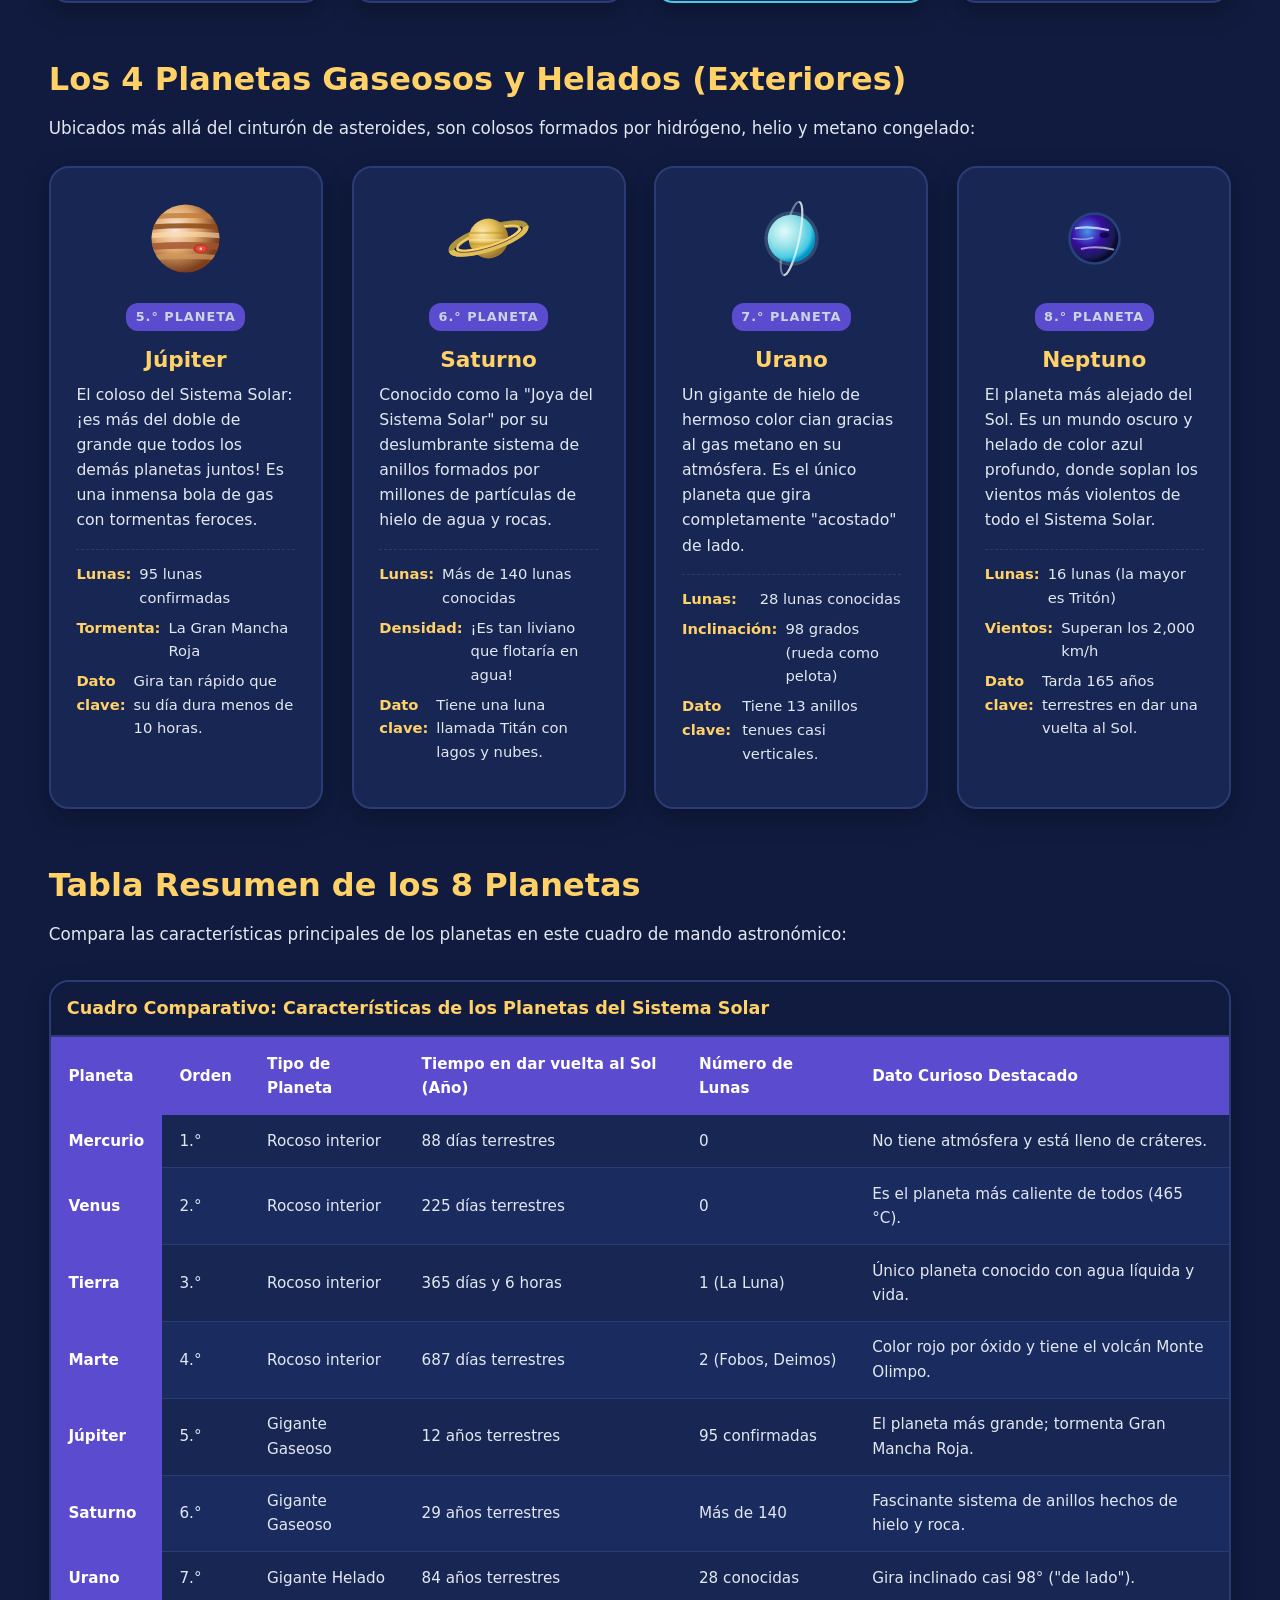
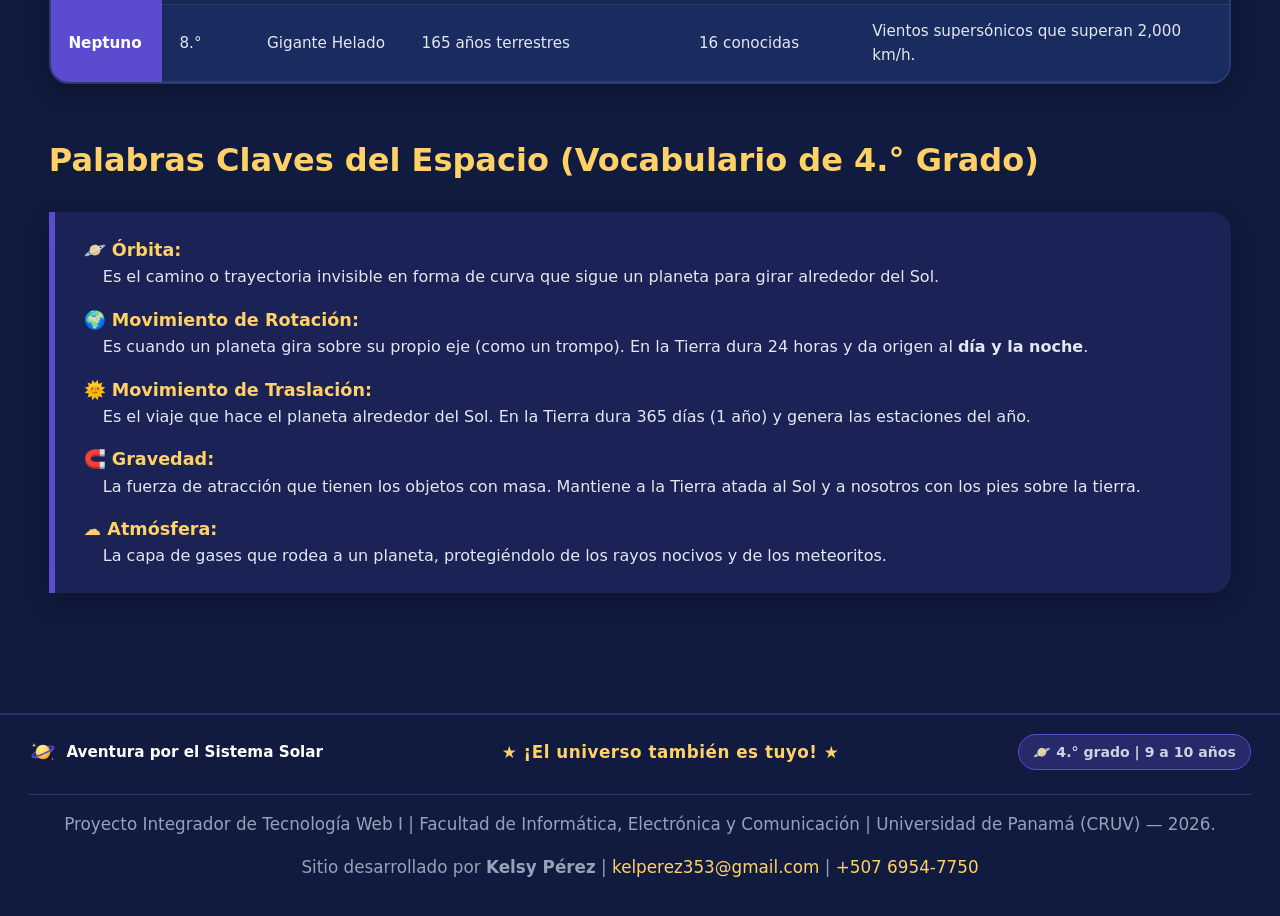
<file: planetas.html>
<!DOCTYPE html>
<html lang="es">
<head>
  <meta charset="UTF-8">
  <meta name="viewport" content="width=device-width, initial-scale=1.0">
  <meta name="description" content="Conoce los 8 planetas del Sistema Solar y el Sol. Fichas didácticas y tabla comparativa para cuarto grado de primaria.">
  <meta name="author" content="Kelsy Pérez">
  <title>Aventura por el Sistema Solar | Los Planetas</title>
  <link rel="stylesheet" href="css/style.css">
</head>
<body>

  <!-- ======================================================================
       ENCABEZADO Y BARRA DE NAVEGACIÓN
       ====================================================================== -->
  <header class="header-principal">
    <div class="contenedor-nav">
      <a href="index.html" class="logo-sitio" title="Inicio - Aventura por el Sistema Solar">
        <img src="img/icono-planeta.svg" alt="Icono del Sistema Solar con anillos" width="46" height="46">
        <div class="logo-texto">
          <span class="logo-subtitulo-blanco">Aventura por el</span>
          <span class="logo-titulo-amarillo">Sistema Solar</span>
        </div>
      </a>

      <nav aria-label="Navegación principal">
        <ul class="menu-navegacion">
          <li><a href="index.html">🏠 Inicio</a></li>
          <li><a href="planetas.html" class="active">🪐 Planetas</a></li>
          <li><a href="galeria.html">🖼️ Galería</a></li>
          <li><a href="evaluacion.html">⭐ Evalúate</a></li>
          <li><a href="contacto.html">✉️ Contacto</a></li>
        </ul>
      </nav>
    </div>
  </header>

  <!-- ======================================================================
       CONTENIDO PRINCIPAL
       ====================================================================== -->
  <main class="main-contenido">

    <!-- HERO DE LA SECCIÓN -->
    <section class="hero-banner" aria-label="Introducción a los planetas">
      <div class="hero-texto">
        <span class="hero-etiqueta">Fichas Didácticas</span>
        <h1>Explorando el Sol y los 8 Planetas</h1>
        <p>
          En el Sistema Solar no hay dos mundos iguales. Desde el calor infernal de Venus 
          hasta los vientos helados de Neptuno, cada planeta guarda secretos fascinantes. 
          ¡Conozcámoslos uno a uno en orden de viaje desde el Sol!
        </p>
      </div>
      <div class="hero-imagen">
        <img src="img/sol.svg" alt="El Sol brillante, el corazón del Sistema Solar">
      </div>
    </section>

    <!-- EL SOL: LA ESTRELLA CENTRAL -->
    <section class="seccion-bloque" aria-labelledby="titulo-sol">
      <h2 id="titulo-sol">El Sol: Nuestra Estrella de Vida</h2>
      <article class="tarjeta tarjeta-sol">
        <div style="display: flex; gap: 2rem; align-items: center; flex-wrap: wrap;">
          <div class="tarjeta-icono" style="width: 120px; height: 120px; flex-shrink: 0;">
            <img src="img/sol.svg" alt="Ilustración radiante del Sol" style="max-width: 110px;">
          </div>
          <div style="flex: 1 1 300px;">
            <span class="tarjeta-tipo" style="background-color: #E23E1D;">Estrella Enana Amarilla</span>
            <h3>El Rey del Sistema Solar</h3>
            <p>
              El Sol no es un planeta, <strong>¡es una estrella!</strong> Es una gigantesca esfera de gas caliente que 
              contiene más del 99% de toda la masa del Sistema Solar. Su enorme fuerza de gravedad mantiene a todos los 
              planetas girando ordenadamente en sus órbitas.
            </p>
            <ul class="tarjeta-lista-datos">
              <li><strong>Temperatura en la superficie:</strong> <span>Aprox. 5,500 °C</span></li>
              <li><strong>Edad aproximada:</strong> <span>4,600 millones de años</span></li>
              <li><strong>Importancia:</strong> <span>Brinda luz y calor indispensables para que existan plantas, animales y humanos.</span></li>
            </ul>
          </div>
        </div>
      </article>
    </section>

    <!-- LOS CUATRO PLANETAS ROCOSOS (INTERIORES) -->
    <section class="seccion-bloque" aria-labelledby="titulo-rocosos">
      <h2 id="titulo-rocosos">Los 4 Planetas Rocosos (Interiores)</h2>
      <p>
        Están más cerca del Sol, tienen un tamaño más pequeño y están formados principalmente por roca sólida y metales:
      </p>

      <div class="grid-planetas">

        <!-- MERCURIO -->
        <article class="tarjeta">
          <div class="tarjeta-icono">
            <img src="img/mercurio.svg" alt="Planeta Mercurio de color gris">
          </div>
          <span class="tarjeta-tipo">1.° Planeta</span>
          <h3>Mercurio</h3>
          <div class="tarjeta-cuerpo">
            <p>Es el planeta más veloz en orbitar al Sol (tarda solo 88 días terrestres). Es el más pequeño y está lleno de cráteres, pareciéndose mucho a nuestra Luna.</p>
            <ul class="tarjeta-lista-datos">
              <li><strong>Lunas:</strong> <span>0 (No tiene)</span></li>
              <li><strong>Superficie:</strong> <span>Rocosa y con cráteres</span></li>
              <li><strong>Dato clave:</strong> <span>No tiene atmósfera que retenga el calor.</span></li>
            </ul>
          </div>
        </article>

        <!-- VENUS -->
        <article class="tarjeta">
          <div class="tarjeta-icono">
            <img src="img/venus.svg" alt="Planeta Venus envuelto en nubes doradas">
          </div>
          <span class="tarjeta-tipo">2.° Planeta</span>
          <h3>Venus</h3>
          <div class="tarjeta-cuerpo">
            <p>Conocido como el "gemelo de la Tierra" por su tamaño similar, pero es un horno: ¡es el planeta más caliente de todos por su efecto invernadero extremo!</p>
            <ul class="tarjeta-lista-datos">
              <li><strong>Lunas:</strong> <span>0 (No tiene)</span></li>
              <li><strong>Temperatura:</strong> <span>¡Alrededor de 465 °C!</span></li>
              <li><strong>Dato clave:</strong> <span>Gira en sentido contrario a la mayoría de planetas.</span></li>
            </ul>
          </div>
        </article>

        <!-- LA TIERRA -->
        <article class="tarjeta" style="border-color: #48CAE4;">
          <div class="tarjeta-icono">
            <img src="img/tierra.svg" alt="Planeta Tierra azul con continentes verdes">
          </div>
          <span class="tarjeta-tipo" style="background-color: #0077B6;">3.° Planeta</span>
          <h3>Tierra</h3>
          <div class="tarjeta-cuerpo">
            <p>¡Nuestro increíble hogar! Se encuentra en la "zona habitable": ni muy cerca ni muy lejos del Sol, lo que permite que el agua exista en estado líquido.</p>
            <ul class="tarjeta-lista-datos">
              <li><strong>Lunas:</strong> <span>1 (La Luna)</span></li>
              <li><strong>Atmósfera:</strong> <span>Rica en nitrógeno y oxígeno vital</span></li>
              <li><strong>Dato clave:</strong> <span>70% de su superficie está cubierta de agua.</span></li>
            </ul>
          </div>
        </article>

        <!-- MARTE -->
        <article class="tarjeta">
          <div class="tarjeta-icono">
            <img src="img/marte.svg" alt="Planeta Marte de color rojo óxido">
          </div>
          <span class="tarjeta-tipo">4.° Planeta</span>
          <h3>Marte</h3>
          <div class="tarjeta-cuerpo">
            <p>Apodado "El Planeta Rojo" debido al óxido de hierro en su suelo. Es el planeta más explorado por robots espaciales y tiene el volcán más alto conocido.</p>
            <ul class="tarjeta-lista-datos">
              <li><strong>Lunas:</strong> <span>2 (Fobos y Deimos)</span></li>
              <li><strong>Volcán famoso:</strong> <span>Monte Olimpo (3 veces el Everest)</span></li>
              <li><strong>Dato clave:</strong> <span>Tiene hielo de agua congelado en sus polos.</span></li>
            </ul>
          </div>
        </article>

      </div>
    </section>

    <!-- LOS CUATRO PLANETAS GASEOSOS Y HELADOS (EXTERIORES) -->
    <section class="seccion-bloque" aria-labelledby="titulo-gaseosos">
      <h2 id="titulo-gaseosos">Los 4 Planetas Gaseosos y Helados (Exteriores)</h2>
      <p>
        Ubicados más allá del cinturón de asteroides, son colosos formados por hidrógeno, helio y metano congelado:
      </p>

      <div class="grid-planetas">

        <!-- JÚPITER -->
        <article class="tarjeta">
          <div class="tarjeta-icono">
            <img src="img/jupiter.svg" alt="Planeta Júpiter con franjas y la Gran Mancha Roja">
          </div>
          <span class="tarjeta-tipo">5.° Planeta</span>
          <h3>Júpiter</h3>
          <div class="tarjeta-cuerpo">
            <p>El coloso del Sistema Solar: ¡es más del doble de grande que todos los demás planetas juntos! Es una inmensa bola de gas con tormentas feroces.</p>
            <ul class="tarjeta-lista-datos">
              <li><strong>Lunas:</strong> <span>95 lunas confirmadas</span></li>
              <li><strong>Tormenta:</strong> <span>La Gran Mancha Roja</span></li>
              <li><strong>Dato clave:</strong> <span>Gira tan rápido que su día dura menos de 10 horas.</span></li>
            </ul>
          </div>
        </article>

        <!-- SATURNO -->
        <article class="tarjeta">
          <div class="tarjeta-icono">
            <img src="img/saturno.svg" alt="Planeta Saturno con sus majestuosos anillos dorados">
          </div>
          <span class="tarjeta-tipo">6.° Planeta</span>
          <h3>Saturno</h3>
          <div class="tarjeta-cuerpo">
            <p>Conocido como la "Joya del Sistema Solar" por su deslumbrante sistema de anillos formados por millones de partículas de hielo de agua y rocas.</p>
            <ul class="tarjeta-lista-datos">
              <li><strong>Lunas:</strong> <span>Más de 140 lunas conocidas</span></li>
              <li><strong>Densidad:</strong> <span>¡Es tan liviano que flotaría en agua!</span></li>
              <li><strong>Dato clave:</strong> <span>Tiene una luna llamada Titán con lagos y nubes.</span></li>
            </ul>
          </div>
        </article>

        <!-- URANO -->
        <article class="tarjeta">
          <div class="tarjeta-icono">
            <img src="img/urano.svg" alt="Planeta Urano de color azul verdoso con anillos verticales">
          </div>
          <span class="tarjeta-tipo">7.° Planeta</span>
          <h3>Urano</h3>
          <div class="tarjeta-cuerpo">
            <p>Un gigante de hielo de hermoso color cian gracias al gas metano en su atmósfera. Es el único planeta que gira completamente "acostado" de lado.</p>
            <ul class="tarjeta-lista-datos">
              <li><strong>Lunas:</strong> <span>28 lunas conocidas</span></li>
              <li><strong>Inclinación:</strong> <span>98 grados (rueda como pelota)</span></li>
              <li><strong>Dato clave:</strong> <span>Tiene 13 anillos tenues casi verticales.</span></li>
            </ul>
          </div>
        </article>

        <!-- NEPTUNO -->
        <article class="tarjeta">
          <div class="tarjeta-icono">
            <img src="img/neptuno.svg" alt="Planeta Neptuno de color azul profundo con vientos veloces">
          </div>
          <span class="tarjeta-tipo">8.° Planeta</span>
          <h3>Neptuno</h3>
          <div class="tarjeta-cuerpo">
            <p>El planeta más alejado del Sol. Es un mundo oscuro y helado de color azul profundo, donde soplan los vientos más violentos de todo el Sistema Solar.</p>
            <ul class="tarjeta-lista-datos">
              <li><strong>Lunas:</strong> <span>16 lunas (la mayor es Tritón)</span></li>
              <li><strong>Vientos:</strong> <span>Superan los 2,000 km/h</span></li>
              <li><strong>Dato clave:</strong> <span>Tarda 165 años terrestres en dar una vuelta al Sol.</span></li>
            </ul>
          </div>
        </article>

      </div>
    </section>

    <!-- TABLA COMPARATIVA DE DATOS ASTRONÓMICOS -->
    <section class="seccion-bloque" aria-labelledby="titulo-tabla">
      <h2 id="titulo-tabla">Tabla Resumen de los 8 Planetas</h2>
      <p>Compara las características principales de los planetas en este cuadro de mando astronómico:</p>

      <div class="contenedor-tabla">
        <table class="tabla-astronomica">
          <caption>Cuadro Comparativo: Características de los Planetas del Sistema Solar</caption>
          <thead>
            <tr>
              <th scope="col">Planeta</th>
              <th scope="col">Orden</th>
              <th scope="col">Tipo de Planeta</th>
              <th scope="col">Tiempo en dar vuelta al Sol (Año)</th>
              <th scope="col">Número de Lunas</th>
              <th scope="col">Dato Curioso Destacado</th>
            </tr>
          </thead>
          <tbody>
            <tr>
              <th scope="row"><strong>Mercurio</strong></th>
              <td>1.°</td>
              <td>Rocoso interior</td>
              <td>88 días terrestres</td>
              <td>0</td>
              <td>No tiene atmósfera y está lleno de cráteres.</td>
            </tr>
            <tr>
              <th scope="row"><strong>Venus</strong></th>
              <td>2.°</td>
              <td>Rocoso interior</td>
              <td>225 días terrestres</td>
              <td>0</td>
              <td>Es el planeta más caliente de todos (465 °C).</td>
            </tr>
            <tr>
              <th scope="row"><strong>Tierra</strong></th>
              <td>3.°</td>
              <td>Rocoso interior</td>
              <td>365 días y 6 horas</td>
              <td>1 (La Luna)</td>
              <td>Único planeta conocido con agua líquida y vida.</td>
            </tr>
            <tr>
              <th scope="row"><strong>Marte</strong></th>
              <td>4.°</td>
              <td>Rocoso interior</td>
              <td>687 días terrestres</td>
              <td>2 (Fobos, Deimos)</td>
              <td>Color rojo por óxido y tiene el volcán Monte Olimpo.</td>
            </tr>
            <tr>
              <th scope="row"><strong>Júpiter</strong></th>
              <td>5.°</td>
              <td>Gigante Gaseoso</td>
              <td>12 años terrestres</td>
              <td>95 confirmadas</td>
              <td>El planeta más grande; tormenta Gran Mancha Roja.</td>
            </tr>
            <tr>
              <th scope="row"><strong>Saturno</strong></th>
              <td>6.°</td>
              <td>Gigante Gaseoso</td>
              <td>29 años terrestres</td>
              <td>Más de 140</td>
              <td>Fascinante sistema de anillos hechos de hielo y roca.</td>
            </tr>
            <tr>
              <th scope="row"><strong>Urano</strong></th>
              <td>7.°</td>
              <td>Gigante Helado</td>
              <td>84 años terrestres</td>
              <td>28 conocidas</td>
              <td>Gira inclinado casi 98° ("de lado").</td>
            </tr>
            <tr>
              <th scope="row"><strong>Neptuno</strong></th>
              <td>8.°</td>
              <td>Gigante Helado</td>
              <td>165 años terrestres</td>
              <td>16 conocidas</td>
              <td>Vientos supersónicos que superan 2,000 km/h.</td>
            </tr>
          </tbody>
        </table>
      </div>
    </section>

    <!-- DICCIONARIO ASTRONÓMICO -->
    <section class="seccion-bloque" aria-labelledby="titulo-vocabulario">
      <h2 id="titulo-vocabulario">Palabras Claves del Espacio (Vocabulario de 4.° Grado)</h2>
      <article class="caja-didactica caja-morada">
        <dl>
          <dt><strong style="color: #FFD166; font-size: 1.1rem;">🪐 Órbita:</strong></dt>
          <dd style="margin-bottom: 1rem; margin-left: 1.2rem;">
            Es el camino o trayectoria invisible en forma de curva que sigue un planeta para girar alrededor del Sol.
          </dd>

          <dt><strong style="color: #FFD166; font-size: 1.1rem;">🌍 Movimiento de Rotación:</strong></dt>
          <dd style="margin-bottom: 1rem; margin-left: 1.2rem;">
            Es cuando un planeta gira sobre su propio eje (como un trompo). En la Tierra dura 24 horas y da origen al <strong>día y la noche</strong>.
          </dd>

          <dt><strong style="color: #FFD166; font-size: 1.1rem;">🌞 Movimiento de Traslación:</strong></dt>
          <dd style="margin-bottom: 1rem; margin-left: 1.2rem;">
            Es el viaje que hace el planeta alrededor del Sol. En la Tierra dura 365 días (1 año) y genera las estaciones del año.
          </dd>

          <dt><strong style="color: #FFD166; font-size: 1.1rem;">🧲 Gravedad:</strong></dt>
          <dd style="margin-bottom: 1rem; margin-left: 1.2rem;">
            La fuerza de atracción que tienen los objetos con masa. Mantiene a la Tierra atada al Sol y a nosotros con los pies sobre la tierra.
          </dd>

          <dt><strong style="color: #FFD166; font-size: 1.1rem;">☁️ Atmósfera:</strong></dt>
          <dd style="margin-left: 1.2rem;">
            La capa de gases que rodea a un planeta, protegiéndolo de los rayos nocivos y de los meteoritos.
          </dd>
        </dl>
      </article>
    </section>

  </main>

  <!-- ======================================================================
       PIE DE PÁGINA
       ====================================================================== -->
  <footer class="footer-landing">
    <div class="footer-landing-barra">
      <div class="footer-izq">
        <img src="img/icono-planeta.svg" alt="Saturno miniatura">
        <span>Aventura por el Sistema Solar</span>
      </div>
      <div class="footer-centro">
        ★ ¡El universo también es tuyo! ★
      </div>
      <div class="footer-der">
        <span>🪐 4.° grado | 9 a 10 años</span>
      </div>
    </div>
    <div class="footer-acreditacion">
      <p>
        Proyecto Integrador de Tecnología Web I | Facultad de Informática, Electrónica y Comunicación | Universidad de Panamá (CRUV) — 2026.
      </p>
      <p>
        Sitio desarrollado por <strong>Kelsy Pérez</strong> | <a href="mailto:kelperez353@gmail.com">kelperez353@gmail.com</a> | <a href="tel:+50769547750">+507 6954-7750</a>
      </p>
    </div>
  </footer>

</body>
</html>
</file>
<file: css/style.css>
/* ==========================================================================
   AVENTURA POR EL SISTEMA SOLAR - HOJA DE ESTILOS CSS3
   Proyecto Integrador: Tecnología Web I - Universidad de Panamá
   Público Objetivo: Niños de 4to Grado (9 a 10 años)
   Referencia Visual: Landing Page Espacial Amigable y Didáctica
   ========================================================================== */

/* --------------------------------------------------------------------------
   1. VARIABLES CSS (PALETA OFICIAL)
   -------------------------------------------------------------------------- */
:root {
  /* Paleta oficial requerida */
  --color-fondo: #101B3F;               /* Azul oscuro espacial */
  --color-morado: #5B4BCE;              /* Botones y títulos destacados */
  --color-amarillo: #FFD166;            /* Detalles, estrellas e ilustraciones */

  /* Colores de soporte para landing page */
  --color-espacio-oscuro: #0c1430;      /* Gradiente de fondo espacial */
  --color-fondo-tarjeta: #182654;       /* Fondo de tarjetas oscuras */
  --color-fondo-suave: #20336E;         /* Hover y bloques */
  --color-borde: #2A3B75;               /* Bordes y divisores */
  --color-borde-brillante: #FFD166;     /* Borde resaltado */

  --color-texto-principal: #FFFFFF;     /* Texto blanco alto contraste */
  --color-texto-suave: #E2E8F0;         /* Texto descriptivo claro */
  --color-texto-oscuro: #101B3F;        /* Texto en tarjetas claras y botones */
  --color-texto-gris: #475569;          /* Texto en tarjetas blancas */

  /* Colores de las 4 tarjetas de la Landing Page */
  --tarjeta-purpura-bg: #F3F0FF;
  --tarjeta-purpura-borde: #E9D5FF;
  --tarjeta-amarilla-bg: #FEF9C3;
  --tarjeta-amarilla-borde: #FDE68A;
  --tarjeta-lavanda-bg: #F5F3FF;
  --tarjeta-lavanda-borde: #DDD6FE;
  --tarjeta-azul-bg: #E0F2FE;
  --tarjeta-azul-borde: #BAE6FD;
  --boton-azul-bg: #38BDF8;

  --color-morado-hover: #4838B5;
  --color-amarillo-hover: #F8C349;
  --color-azul-hover: #0284C7;

  /* Tipografía legible para niños */
  --fuente-principal: 'Segoe UI', system-ui, -apple-system, BlinkMacSystemFont, 'Quicksand', 'Nunito', sans-serif;
  --radio-borde: 20px;
  --radio-pill: 9999px;
  --sombra-tarjeta: 0 10px 25px rgba(0, 0, 0, 0.12);
  --sombra-landing: 0 12px 30px rgba(16, 27, 63, 0.08);
  --transicion: all 0.3s ease;
}

/* --------------------------------------------------------------------------
   2. REINICIO Y ESTILOS BASE
   -------------------------------------------------------------------------- */
*, *::before, *::after {
  box-sizing: border-box;
  margin: 0;
  padding: 0;
}

html {
  scroll-behavior: smooth;
  font-size: 16px;
}

body {
  font-family: var(--fuente-principal);
  background-color: var(--color-fondo);
  color: var(--color-texto-suave);
  line-height: 1.6;
  min-height: 100vh;
  display: flex;
  flex-direction: column;
}

/* Enlaces */
a {
  color: var(--color-amarillo);
  text-decoration: none;
  transition: var(--transicion);
}

a:hover, a:focus-visible {
  color: #FFFFFF;
}

img {
  max-width: 100%;
  height: auto;
  display: block;
}

/* Encabezados */
h1, h2, h3, h4 {
  font-weight: 800;
  line-height: 1.25;
}

h1 {
  font-size: 2.6rem;
  color: var(--color-texto-principal);
}

h2 {
  font-size: 2rem;
  color: var(--color-amarillo);
  margin-bottom: 1rem;
}

h3 {
  font-size: 1.35rem;
  color: var(--color-texto-principal);
}

p {
  margin-bottom: 1rem;
  font-size: 1.05rem;
}

/* --------------------------------------------------------------------------
   3. ENCABEZADO Y BARRA DE NAVEGACIÓN (IDÉNTICO A LA REFERENCIA)
   -------------------------------------------------------------------------- */
.header-principal {
  background-color: var(--color-fondo);
  border-bottom: 2px solid rgba(91, 75, 206, 0.4);
  position: sticky;
  top: 0;
  z-index: 1000;
  box-shadow: 0 4px 20px rgba(0,0,0,0.45);
}

.contenedor-nav {
  max-width: 1240px;
  margin: 0 auto;
  padding: 0.9rem 1.8rem;
  display: flex;
  align-items: center;
  justify-content: space-between;
  gap: 1.5rem;
}

/* Logotipo */
.logo-sitio {
  display: flex;
  align-items: center;
  gap: 0.9rem;
  text-decoration: none;
}

.logo-sitio img {
  height: 46px;
  width: auto;
}

.logo-texto {
  display: flex;
  flex-direction: column;
}

.logo-subtitulo-blanco {
  font-size: 1.05rem;
  font-weight: 800;
  color: #FFFFFF;
  line-height: 1.1;
  letter-spacing: 0.2px;
}

.logo-titulo-amarillo {
  font-size: 1.35rem;
  font-weight: 900;
  color: var(--color-amarillo);
  line-height: 1.1;
  letter-spacing: 0.5px;
}

/* Menú de Navegación con píldoras e iconos */
.menu-navegacion {
  display: flex;
  align-items: center;
  list-style: none;
  gap: 0.6rem;
}

.menu-navegacion li a {
  display: inline-flex;
  align-items: center;
  gap: 0.5rem;
  padding: 0.6rem 1.15rem;
  font-weight: 700;
  font-size: 0.98rem;
  color: var(--color-texto-suave);
  background-color: transparent;
  border-radius: var(--radio-pill);
  border: 1px solid transparent;
  text-decoration: none;
  transition: var(--transicion);
}

.menu-navegacion li a:hover {
  background-color: rgba(91, 75, 206, 0.35);
  color: #FFFFFF;
  border-color: rgba(255, 209, 102, 0.4);
  transform: translateY(-2px);
}

/* Píldora activa exactamente como la imagen */
.menu-navegacion li a.active {
  background-color: var(--color-morado);
  color: #FFFFFF;
  border-color: rgba(255, 209, 102, 0.6);
  box-shadow: 0 4px 12px rgba(91, 75, 206, 0.5);
}

/* --------------------------------------------------------------------------
   4. HERO BANNER DE LA LANDING PAGE (ESPACIO CÓSMICO Y SISTEMA SOLAR)
   -------------------------------------------------------------------------- */
.hero-landing-wrapper {
  background: radial-gradient(circle at 75% 40%, #172554 0%, #101B3F 60%, #0a1128 100%);
  padding: 3.5rem 1.8rem 4rem 1.8rem;
  position: relative;
  overflow: hidden;
  border-bottom: 3px solid var(--color-morado);
}

/* Estrellas decorativas nativas */
.hero-landing-wrapper::before {
  content: "";
  position: absolute;
  top: 0; left: 0; right: 0; bottom: 0;
  background-image: 
    radial-gradient(2px 2px at 30px 40px, #ffffff, rgba(0,0,0,0)),
    radial-gradient(2px 2px at 120px 80px, #FFD166, rgba(0,0,0,0)),
    radial-gradient(1.5px 1.5px at 280px 140px, #ffffff, rgba(0,0,0,0)),
    radial-gradient(2px 2px at 450px 60px, #FFD166, rgba(0,0,0,0)),
    radial-gradient(1.5px 1.5px at 620px 180px, #ffffff, rgba(0,0,0,0)),
    radial-gradient(2px 2px at 850px 90px, #FFD166, rgba(0,0,0,0));
  background-size: 500px 300px;
  pointer-events: none;
}

.hero-landing-contenedor {
  max-width: 1240px;
  margin: 0 auto;
  display: flex;
  align-items: center;
  justify-content: space-between;
  gap: 2.5rem;
  position: relative;
  z-index: 2;
}

.hero-landing-texto {
  flex: 0 1 480px;
}

.hero-landing-texto h1 {
  font-size: 3rem;
  font-weight: 900;
  line-height: 1.15;
  margin-bottom: 1.2rem;
  color: #FFFFFF;
}

.hero-landing-texto h1 .texto-amarillo {
  color: var(--color-amarillo);
  display: block;
}

.hero-landing-texto p {
  font-size: 1.15rem;
  color: #CBD5E1;
  line-height: 1.6;
  margin-bottom: 2rem;
}

.hero-landing-imagen {
  flex: 1 1 680px;
  display: flex;
  justify-content: center;
  align-items: center;
}

.hero-landing-imagen img {
  width: 100%;
  max-width: 720px;
  filter: drop-shadow(0 15px 30px rgba(0,0,0,0.4));
  animation: flotacionEspacial 6s ease-in-out infinite alternate;
}

@keyframes flotacionEspacial {
  0% { transform: translateY(0px) rotate(0deg); }
  50% { transform: translateY(-8px) rotate(0.5deg); }
  100% { transform: translateY(0px) rotate(0deg); }
}

/* Botones en píldora con flechas */
.btn-pill {
  display: inline-flex;
  align-items: center;
  justify-content: center;
  gap: 0.6rem;
  padding: 0.75rem 2rem;
  border-radius: var(--radio-pill);
  font-weight: 800;
  font-size: 1.05rem;
  cursor: pointer;
  transition: var(--transicion);
  border: none;
  text-decoration: none;
  box-shadow: 0 4px 14px rgba(0, 0, 0, 0.25);
  font-family: var(--fuente-principal);
}

.btn-pill-morado {
  background-color: var(--color-morado);
  color: #FFFFFF;
}

.btn-pill-morado:hover {
  background-color: var(--color-morado-hover);
  color: #FFFFFF;
  transform: translateY(-3px);
  box-shadow: 0 8px 20px rgba(91, 75, 206, 0.5);
  text-decoration: none;
}

.btn-pill-amarillo {
  background-color: var(--color-amarillo);
  color: var(--color-texto-oscuro);
}

.btn-pill-amarillo:hover {
  background-color: var(--color-amarillo-hover);
  color: #000000;
  transform: translateY(-3px);
  box-shadow: 0 8px 20px rgba(255, 209, 102, 0.45);
  text-decoration: none;
}

.btn-pill-azul {
  background-color: var(--boton-azul-bg);
  color: #082F49;
}

.btn-pill-azul:hover {
  background-color: #0284C7;
  color: #FFFFFF;
  transform: translateY(-3px);
  box-shadow: 0 8px 20px rgba(56, 189, 248, 0.45);
  text-decoration: none;
}

/* --------------------------------------------------------------------------
   5. SECCIÓN DE LAS 4 TARJETAS CLARAS (EXACTAMENTE COMO LA REFERENCIA)
   -------------------------------------------------------------------------- */
.seccion-tarjetas-landing {
  background-color: #FFFFFF;
  padding: 3.5rem 1.8rem 4.5rem 1.8rem;
  color: var(--color-texto-oscuro);
}

.contenedor-tarjetas-landing {
  max-width: 1240px;
  margin: 0 auto;
}

.grid-tarjetas-landing {
  display: grid;
  grid-template-columns: repeat(4, 1fr);
  gap: 1.6rem;
}

/* Tarjeta individual estilo cartoon pastel */
.tarjeta-landing {
  border-radius: 22px;
  padding: 2.2rem 1.5rem 2rem 1.5rem;
  display: flex;
  flex-direction: column;
  align-items: center;
  text-align: center;
  transition: var(--transicion);
  box-shadow: var(--sombra-landing);
}

.tarjeta-landing:hover {
  transform: translateY(-8px);
  box-shadow: 0 16px 36px rgba(0, 0, 0, 0.12);
}

/* Colores específicos de cada tarjeta según la imagen de referencia */
.tarjeta-purpura {
  background-color: var(--tarjeta-purpura-bg);
  border: 2px solid var(--tarjeta-purpura-borde);
}

.tarjeta-amarilla {
  background-color: var(--tarjeta-amarilla-bg);
  border: 2px solid var(--tarjeta-amarilla-borde);
}

.tarjeta-lavanda {
  background-color: var(--tarjeta-lavanda-bg);
  border: 2px solid var(--tarjeta-lavanda-borde);
}

.tarjeta-azul {
  background-color: var(--tarjeta-azul-bg);
  border: 2px solid var(--tarjeta-azul-borde);
}

/* Iconos de las tarjetas */
.tarjeta-landing-icono {
  width: 82px;
  height: 82px;
  margin-bottom: 1.2rem;
  display: flex;
  align-items: center;
  justify-content: center;
}

.tarjeta-landing-icono img {
  max-width: 76px;
  max-height: 76px;
  transition: transform 0.3s ease;
}

.tarjeta-landing:hover .tarjeta-landing-icono img {
  transform: scale(1.12);
}

/* Textos de las tarjetas */
.tarjeta-landing h3 {
  font-size: 1.45rem;
  font-weight: 800;
  color: #101B3F;
  margin-bottom: 0.8rem;
}

.tarjeta-landing p {
  font-size: 0.98rem;
  color: var(--color-texto-gris);
  line-height: 1.5;
  margin-bottom: 1.8rem;
  flex: 1;
}

/* --------------------------------------------------------------------------
   6. CONTENIDO CURRICULAR DE CIENCIAS NATURALES (PARA 4.° GRADO)
   -------------------------------------------------------------------------- */
.seccion-curricular-landing {
  background-color: var(--color-fondo);
  padding: 4rem 1.8rem;
  border-top: 3px solid var(--color-morado);
}

.contenedor-curricular {
  max-width: 1240px;
  margin: 0 auto;
}

.titulo-centrado {
  text-align: center;
  margin-bottom: 2.5rem;
}

.titulo-centrado h2 {
  font-size: 2.2rem;
  color: var(--color-amarillo);
}

.titulo-centrado p {
  color: #CBD5E1;
  font-size: 1.15rem;
  max-width: 700px;
  margin: 0.5rem auto 0 auto;
}

/* --------------------------------------------------------------------------
   7. FOOTER BAR (IDÉNTICO A LA REFERENCIA)
   -------------------------------------------------------------------------- */
.footer-landing {
  background-color: var(--color-fondo);
  border-top: 2px solid rgba(91, 75, 206, 0.4);
  padding: 1.2rem 1.8rem;
}

.footer-landing-barra {
  max-width: 1240px;
  margin: 0 auto;
  display: flex;
  align-items: center;
  justify-content: space-between;
  flex-wrap: wrap;
  gap: 1rem;
}

.footer-izq {
  display: flex;
  align-items: center;
  gap: 0.6rem;
  font-weight: 800;
  color: #FFFFFF;
  font-size: 0.95rem;
}

.footer-izq img {
  height: 28px;
  width: auto;
}

.footer-centro {
  font-weight: 800;
  color: var(--color-amarillo);
  font-size: 1.05rem;
  letter-spacing: 0.5px;
}

.footer-der {
  display: flex;
  align-items: center;
  gap: 0.5rem;
  background-color: rgba(91, 75, 206, 0.3);
  border: 1px solid var(--color-morado);
  padding: 0.35rem 0.9rem;
  border-radius: var(--radio-pill);
  font-size: 0.88rem;
  color: #CBD5E1;
  font-weight: 700;
}

.footer-acreditacion {
  max-width: 1240px;
  margin: 1.5rem auto 0 auto;
  padding-top: 1rem;
  border-top: 1px solid var(--color-borde);
  text-align: center;
  font-size: 0.85rem;
  color: #94A3B8;
}

/* --------------------------------------------------------------------------
   8. ESTILOS DE PÁGINAS INTERNAS (PLANETAS, GALERÍA, EVALUACIÓN, CONTACTO)
   -------------------------------------------------------------------------- */
.main-contenido {
  flex: 1;
  max-width: 1240px;
  width: 100%;
  margin: 0 auto;
  padding: 2.5rem 1.8rem 4rem 1.8rem;
}

.seccion-bloque {
  margin-bottom: 3.5rem;
}

.hero-banner {
  background: linear-gradient(135deg, rgba(91, 75, 206, 0.4) 0%, rgba(24, 38, 84, 0.85) 100%);
  border: 2px solid var(--color-borde);
  border-radius: var(--radio-borde);
  padding: 2.5rem 2rem;
  margin-bottom: 3rem;
  display: flex;
  align-items: center;
  justify-content: space-between;
  gap: 2rem;
  box-shadow: 0 10px 30px rgba(0,0,0,0.35);
}

.hero-etiqueta {
  display: inline-block;
  background-color: var(--color-morado);
  color: var(--color-amarillo);
  padding: 0.35rem 0.9rem;
  border-radius: 20px;
  font-size: 0.85rem;
  font-weight: 800;
  text-transform: uppercase;
  letter-spacing: 1px;
  margin-bottom: 1rem;
  border: 1px solid var(--color-amarillo);
}

.grid-tarjetas, .grid-planetas {
  display: grid;
  grid-template-columns: repeat(auto-fit, minmax(260px, 1fr));
  gap: 1.8rem;
  margin-top: 1.5rem;
}

.tarjeta {
  background-color: var(--color-fondo-tarjeta);
  border: 2px solid var(--color-borde);
  border-radius: var(--radio-borde);
  padding: 1.6rem;
  display: flex;
  flex-direction: column;
  transition: var(--transicion);
  box-shadow: 0 8px 24px rgba(0,0,0,0.3);
}

.tarjeta:hover {
  transform: translateY(-6px);
  border-color: var(--color-amarillo);
  box-shadow: 0 12px 28px rgba(0, 0, 0, 0.5), 0 0 14px rgba(255, 209, 102, 0.2);
}

.tarjeta-icono {
  width: 90px;
  height: 90px;
  margin: 0 auto 1.2rem auto;
  display: flex;
  align-items: center;
  justify-content: center;
}

.tarjeta-icono img {
  max-width: 85px;
  max-height: 85px;
  transition: transform 0.4s ease;
}

.tarjeta:hover .tarjeta-icono img {
  transform: scale(1.12) rotate(4deg);
}

.tarjeta h3 {
  text-align: center;
  color: var(--color-amarillo);
  margin-bottom: 0.5rem;
  font-size: 1.35rem;
}

.tarjeta-tipo {
  display: block;
  text-align: center;
  font-size: 0.8rem;
  font-weight: 800;
  text-transform: uppercase;
  letter-spacing: 1px;
  color: #CBD5E1;
  background-color: var(--color-morado);
  padding: 0.25rem 0.6rem;
  border-radius: 12px;
  margin: 0 auto 1rem auto;
  width: fit-content;
}

.tarjeta-cuerpo {
  flex: 1;
}

.tarjeta-cuerpo p {
  font-size: 0.98rem;
  color: var(--color-texto-suave);
}

.tarjeta-lista-datos {
  list-style: none;
  margin: 1rem 0;
  border-top: 1px dashed var(--color-borde);
  padding-top: 0.8rem;
  font-size: 0.92rem;
}

.tarjeta-lista-datos li {
  margin-bottom: 0.4rem;
  display: flex;
  justify-content: space-between;
  gap: 0.5rem;
}

.tarjeta-lista-datos strong {
  color: var(--color-amarillo);
}

.tarjeta-sol {
  border-color: #FFD166;
  background: linear-gradient(180deg, rgba(255, 209, 102, 0.15) 0%, var(--color-fondo-tarjeta) 100%);
}

.caja-didactica {
  background-color: var(--color-fondo-tarjeta);
  border-left: 6px solid var(--color-amarillo);
  border-radius: 0 var(--radio-borde) var(--radio-borde) 0;
  padding: 1.5rem 1.8rem;
  margin: 2rem 0;
  box-shadow: 0 8px 24px rgba(0,0,0,0.3);
}

.caja-didactica h3 {
  color: var(--color-amarillo);
  display: flex;
  align-items: center;
  gap: 0.6rem;
  margin-bottom: 0.8rem;
}

.caja-morada {
  border-left-color: var(--color-morado);
  background-color: rgba(91, 75, 206, 0.15);
}

.caja-morada h3 {
  color: #A594F9;
}

.comparador-bloque {
  display: grid;
  grid-template-columns: repeat(auto-fit, minmax(300px, 1fr));
  gap: 2rem;
  margin: 2rem 0;
}

.columna-comparador {
  background-color: var(--color-fondo-tarjeta);
  border: 2px solid var(--color-borde);
  border-radius: var(--radio-borde);
  padding: 1.8rem;
}

.columna-comparador h3 {
  color: var(--color-amarillo);
  border-bottom: 2px solid var(--color-morado);
  padding-bottom: 0.5rem;
  margin-bottom: 1rem;
}

.columna-comparador ol, .caja-didactica ul {
  margin-left: 1.4rem;
  margin-top: 0.5rem;
}

.columna-comparador li, .caja-didactica li {
  margin-bottom: 0.5rem;
}

/* Tabla comparativa */
.contenedor-tabla {
  overflow-x: auto;
  margin: 2rem 0;
  border-radius: var(--radio-borde);
  border: 2px solid var(--color-borde);
  box-shadow: 0 8px 24px rgba(0,0,0,0.3);
}

.tabla-astronomica {
  width: 100%;
  border-collapse: collapse;
  text-align: left;
  background-color: var(--color-fondo-tarjeta);
  font-size: 0.95rem;
}

.tabla-astronomica caption {
  caption-side: top;
  font-weight: 800;
  font-size: 1.1rem;
  color: var(--color-amarillo);
  padding: 0.8rem 1rem;
  background-color: var(--color-fondo);
  text-align: left;
  border-bottom: 2px solid var(--color-borde);
}

.tabla-astronomica th {
  background-color: var(--color-morado);
  color: #FFFFFF;
  padding: 0.9rem 1.1rem;
  font-weight: 800;
}

.tabla-astronomica td {
  padding: 0.85rem 1.1rem;
  border-bottom: 1px solid var(--color-borde);
  color: var(--color-texto-suave);
}

.tabla-astronomica tr:nth-child(even) {
  background-color: rgba(32, 51, 110, 0.4);
}

.tabla-astronomica tr:hover {
  background-color: rgba(91, 75, 206, 0.25);
}

/* Galería multimedia */
.galeria-grid {
  display: grid;
  grid-template-columns: repeat(auto-fit, minmax(280px, 1fr));
  gap: 1.8rem;
  margin-top: 1.5rem;
}

.galeria-item {
  background-color: var(--color-fondo-tarjeta);
  border: 2px solid var(--color-borde);
  border-radius: var(--radio-borde);
  overflow: hidden;
  box-shadow: 0 8px 24px rgba(0,0,0,0.3);
  transition: var(--transicion);
  display: flex;
  flex-direction: column;
}

.galeria-item:hover {
  border-color: var(--color-amarillo);
  transform: translateY(-5px);
}

.galeria-item figure {
  margin: 0;
  display: flex;
  flex-direction: column;
  height: 100%;
}

.galeria-img-contenedor {
  background-color: #0b132b;
  padding: 1.8rem;
  display: flex;
  align-items: center;
  justify-content: center;
  min-height: 180px;
}

.galeria-img-contenedor img {
  max-height: 140px;
  width: auto;
  transition: transform 0.3s ease;
}

.galeria-item:hover .galeria-img-contenedor img {
  transform: scale(1.08);
}

.galeria-item figcaption {
  padding: 1.2rem;
  background-color: var(--color-fondo-tarjeta);
  flex: 1;
}

.galeria-item figcaption h4 {
  color: var(--color-amarillo);
  font-size: 1.15rem;
  margin-bottom: 0.4rem;
}

.galeria-item figcaption p {
  font-size: 0.92rem;
  margin-bottom: 0.5rem;
}

.banner-fases {
  background-color: var(--color-fondo-tarjeta);
  border: 2px solid var(--color-morado);
  border-radius: var(--radio-borde);
  padding: 1.8rem;
  margin: 2rem 0;
  text-align: center;
}

.banner-fases h3 {
  color: var(--color-amarillo);
  margin-bottom: 1rem;
}

.banner-fases img {
  max-width: 100%;
  margin: 0 auto;
}

/* Formularios */
.formulario-contenedor {
  background-color: var(--color-fondo-tarjeta);
  border: 2px solid var(--color-borde);
  border-radius: var(--radio-borde);
  padding: 2.2rem 2.5rem;
  margin: 2rem 0;
  box-shadow: 0 10px 30px rgba(0,0,0,0.35);
}

.formulario-espacial fieldset {
  border: 2px solid var(--color-morado);
  border-radius: var(--radio-borde);
  padding: 1.8rem 1.8rem;
  margin-bottom: 2rem;
  background-color: rgba(16, 27, 63, 0.4);
}

.formulario-espacial legend {
  padding: 0.4rem 1rem;
  color: var(--color-amarillo);
  font-size: 1.2rem;
  font-weight: 800;
  background-color: var(--color-morado);
  border-radius: 8px;
  border: 1px solid var(--color-amarillo);
}

.campo-grupo {
  margin-bottom: 1.4rem;
  display: flex;
  flex-direction: column;
  gap: 0.4rem;
}

.campo-grupo label {
  font-weight: 700;
  color: #FFFFFF;
  font-size: 1rem;
}

.campo-grupo .ayuda-campo {
  font-size: 0.85rem;
  color: #CBD5E1;
}

.input-control, 
.select-control, 
.textarea-control {
  width: 100%;
  padding: 0.75rem 1rem;
  background-color: #0b132b;
  border: 2px solid var(--color-borde);
  border-radius: 8px;
  color: #FFFFFF;
  font-family: var(--fuente-principal);
  font-size: 1rem;
  transition: var(--transicion);
}

.input-control:focus, 
.select-control:focus, 
.textarea-control:focus {
  outline: none;
  border-color: var(--color-amarillo);
  box-shadow: 0 0 10px rgba(255, 209, 102, 0.4);
  background-color: #101c40;
}

.textarea-control {
  min-height: 110px;
  resize: vertical;
}

.grupo-opciones {
  display: flex;
  flex-direction: column;
  gap: 0.75rem;
  margin-top: 0.5rem;
}

.opcion-label {
  display: flex;
  align-items: center;
  gap: 0.75rem;
  background-color: rgba(32, 51, 110, 0.4);
  padding: 0.65rem 1rem;
  border-radius: 8px;
  border: 1px solid var(--color-borde);
  cursor: pointer;
  transition: var(--transicion);
  font-size: 1rem;
  color: var(--color-texto-suave);
}

.opcion-label:hover {
  background-color: rgba(91, 75, 206, 0.3);
  border-color: var(--color-amarillo);
  color: #FFFFFF;
}

.opcion-label input[type="radio"],
.opcion-label input[type="checkbox"] {
  width: 20px;
  height: 20px;
  accent-color: var(--color-morado);
  cursor: pointer;
}

.acciones-formulario {
  display: flex;
  gap: 1.2rem;
  justify-content: flex-end;
  flex-wrap: wrap;
  margin-top: 1.5rem;
}

.curiosidades-grid {
  display: grid;
  grid-template-columns: repeat(auto-fit, minmax(300px, 1fr));
  gap: 1.5rem;
  margin-top: 1.5rem;
}

.curiosidad-card {
  background-color: var(--color-fondo-tarjeta);
  border: 2px dashed var(--color-morado);
  border-radius: var(--radio-borde);
  padding: 1.5rem;
  position: relative;
}

.curiosidad-card .icono-curioso {
  font-size: 2rem;
  margin-bottom: 0.5rem;
}

.curiosidad-card h4 {
  color: var(--color-amarillo);
  margin-bottom: 0.5rem;
  font-size: 1.2rem;
}

/* --------------------------------------------------------------------------
   9. MEDIA QUERIES (RESPONSIVE)
   -------------------------------------------------------------------------- */
@media (max-width: 1024px) {
  .grid-tarjetas-landing {
    grid-template-columns: repeat(2, 1fr);
  }

  .hero-landing-contenedor {
    flex-direction: column;
    text-align: center;
  }

  .hero-landing-texto {
    flex: 1 1 100%;
    max-width: 650px;
  }

  .hero-landing-texto h1 {
    font-size: 2.5rem;
  }

  .hero-landing-imagen {
    flex: 1 1 100%;
    width: 100%;
  }
}

@media (max-width: 768px) {
  .contenedor-nav {
    flex-direction: column;
    text-align: center;
    padding: 0.8rem 1rem;
  }

  .menu-navegacion {
    flex-wrap: wrap;
    justify-content: center;
    gap: 0.4rem;
  }

  .menu-navegacion li a {
    padding: 0.5rem 0.85rem;
    font-size: 0.9rem;
  }

  .footer-landing-barra {
    flex-direction: column;
    text-align: center;
    gap: 0.8rem;
  }
}

@media (max-width: 600px) {
  .grid-tarjetas-landing {
    grid-template-columns: 1fr;
  }

  .hero-landing-texto h1 {
    font-size: 2rem;
  }

  .btn-pill {
    width: 100%;
  }

  .acciones-formulario {
    flex-direction: column;
  }
}
</file>
